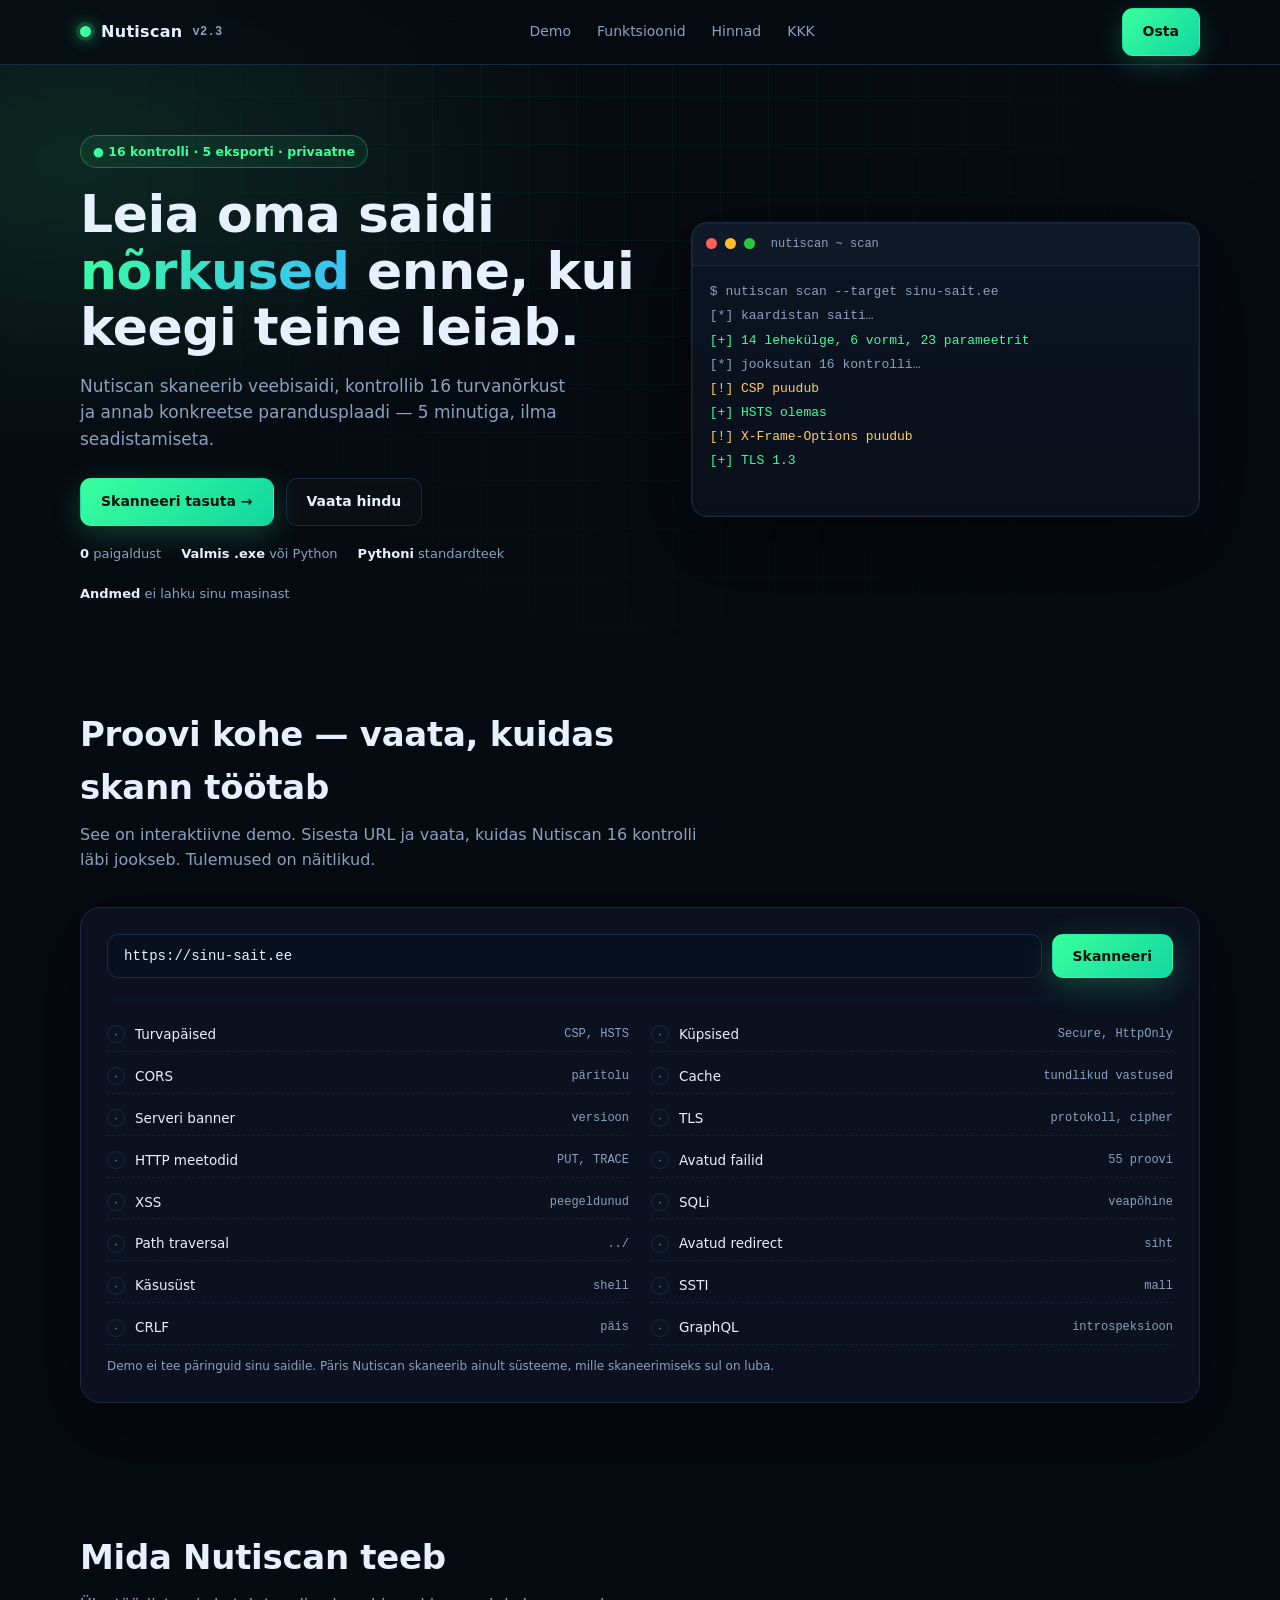
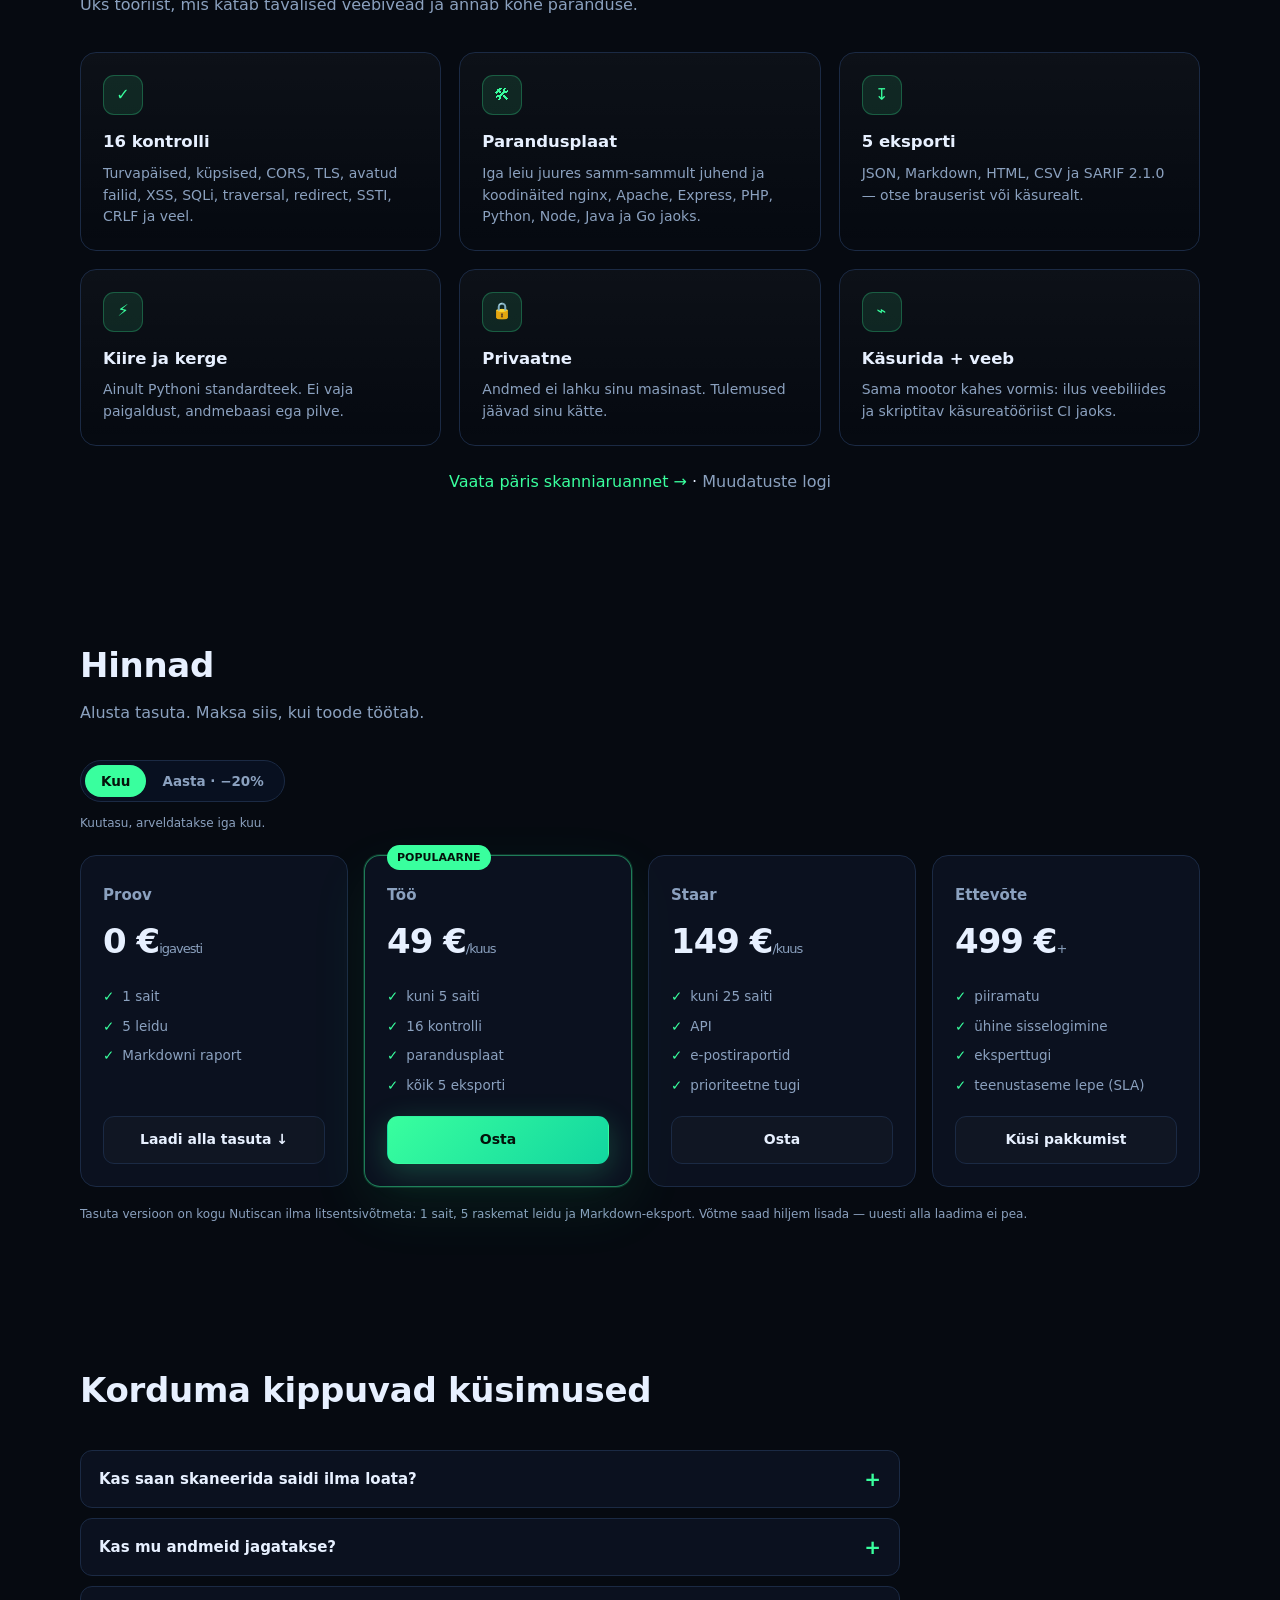
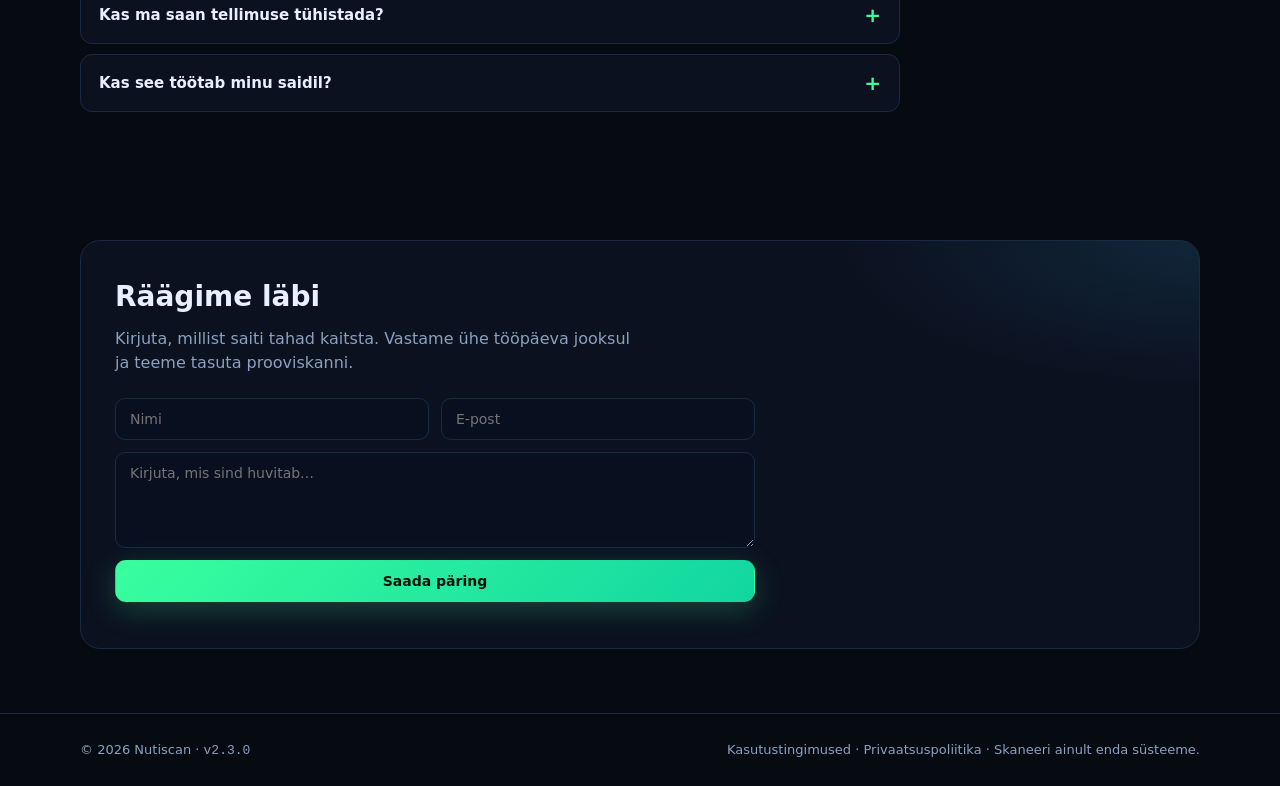
<file: docs/index.html>
<!DOCTYPE html>
<html lang="et">
<head>
<meta charset="utf-8" />
<meta name="viewport" content="width=device-width, initial-scale=1" />
<title>Nutiscan — leia oma saidi nõrkused enne teisi</title>
<meta name="description" content="Nutiscan skaneerib veebisaidi, kontrollib 16 turvanõrkust ja annab konkreetse parandusplaadi. Lihtne, kiire, privaatne." />
<style>
:root{
  --bg:#060a11;
  --panel:rgba(14,22,38,.72);
  --panel-solid:#0d1524;
  --line:#1b2a44;
  --text:#e7f0ff;
  --muted:#8ba1bf;
  --accent:#39ff9e;
  --accent2:#38bdf8;
  --warn:#ffcc66;
  --danger:#ff5d73;
  --radius:16px;
  --mono:ui-monospace,"Cascadia Code","SFMono-Regular",Consolas,monospace;
  --sans:ui-sans-serif,system-ui,-apple-system,"Segoe UI",Roboto,Arial,sans-serif;
}
*{box-sizing:border-box}
html{scroll-behavior:smooth}
body{
  margin:0;font-family:var(--sans);color:var(--text);line-height:1.55;
  background:
    radial-gradient(1100px 560px at 82% -8%,rgba(56,189,248,.20),transparent 62%),
    radial-gradient(900px 500px at 6% 4%,rgba(57,255,158,.12),transparent 60%),
    var(--bg);
  overflow-x:hidden;
}
body::before{
  content:"";position:fixed;inset:0;z-index:-1;pointer-events:none;
  background-image:linear-gradient(rgba(57,255,158,.05) 1px,transparent 1px),
                   linear-gradient(90deg,rgba(57,255,158,.05) 1px,transparent 1px);
  background-size:48px 48px;
  mask-image:radial-gradient(ellipse at 50% 0%,#000 0%,transparent 72%);
  -webkit-mask-image:radial-gradient(ellipse at 50% 0%,#000 0%,transparent 72%);
}
a{color:inherit;text-decoration:none}
.wrap{width:min(1120px,92vw);margin:0 auto}
.mono{font-family:var(--mono)}
.accent{color:var(--accent)}
.muted{color:var(--muted)}

/* nav */
nav{
  position:sticky;top:0;z-index:40;backdrop-filter:blur(14px);
  background:rgba(6,10,17,.72);border-bottom:1px solid var(--line);
}
nav .wrap{display:flex;align-items:center;justify-content:space-between;height:64px}
.logo{display:flex;align-items:center;gap:10px;font-weight:700;letter-spacing:.3px}
.logo .dot{width:11px;height:11px;border-radius:50%;background:var(--accent);
  box-shadow:0 0 0 4px rgba(57,255,158,.15),0 0 18px var(--accent);animation:pulse 2.4s infinite}
@keyframes pulse{0%,100%{opacity:1}50%{opacity:.35}}
.nav-links{display:flex;gap:26px;font-size:14px;color:var(--muted)}
.nav-links a:hover{color:var(--text)}
.nav-cta{font-size:14px}
@media(max-width:760px){.nav-links{display:none}}

/* buttons */
.btn{
  display:inline-flex;align-items:center;justify-content:center;gap:8px;
  padding:12px 20px;border-radius:11px;font-weight:650;font-size:14px;cursor:pointer;
  border:1px solid transparent;transition:transform .15s ease,box-shadow .2s ease,background .2s ease;
  font-family:inherit;
}
.btn:active{transform:translateY(1px)}
.btn-primary{background:linear-gradient(135deg,var(--accent),#12d6a0);color:#04120b;
  box-shadow:0 8px 30px rgba(57,255,158,.22)}
.btn-primary:hover{box-shadow:0 10px 40px rgba(57,255,158,.38);transform:translateY(-1px)}
.btn-ghost{border-color:var(--line);background:rgba(255,255,255,.02);color:var(--text)}
.btn-ghost:hover{border-color:#2f4a72;background:rgba(255,255,255,.05)}

/* hero */
.hero{padding:70px 0 40px;display:grid;grid-template-columns:1.05fr .95fr;gap:48px;align-items:center}
@media(max-width:900px){.hero{grid-template-columns:1fr;gap:34px;padding-top:44px}}
.kicker{display:inline-flex;align-items:center;gap:8px;font-size:12.5px;font-weight:600;
  color:var(--accent);border:1px solid rgba(57,255,158,.3);background:rgba(57,255,158,.07);
  padding:6px 12px;border-radius:999px;margin-bottom:18px}
h1{font-size:clamp(30px,4.4vw,52px);line-height:1.08;margin:0 0 18px;letter-spacing:-.5px}
h1 .grad{background:linear-gradient(120deg,var(--accent),var(--accent2));-webkit-background-clip:text;background-clip:text;color:transparent}
.lead{font-size:17px;color:var(--muted);max-width:46ch;margin:0 0 26px}
.hero-actions{display:flex;gap:12px;flex-wrap:wrap;margin-bottom:18px}
.trust{display:flex;gap:20px;flex-wrap:wrap;font-size:13px;color:var(--muted)}
.trust b{color:var(--text)}

/* terminal */
.term{
  border:1px solid var(--line);border-radius:var(--radius);overflow:hidden;
  background:linear-gradient(180deg,#0b1424,#0a1019);
  box-shadow:0 30px 80px rgba(0,0,0,.55),0 0 0 1px rgba(57,255,158,.05) inset;
}
.term-bar{display:flex;align-items:center;gap:8px;padding:12px 14px;border-bottom:1px solid var(--line);background:rgba(255,255,255,.02)}
.term-bar i{width:11px;height:11px;border-radius:50%;display:block}
.term-bar i:nth-child(1){background:#ff5f57}.term-bar i:nth-child(2){background:#febc2e}.term-bar i:nth-child(3){background:#28c840}
.term-bar span{margin-left:8px;font-size:12px;color:var(--muted);font-family:var(--mono)}
.term-body{padding:16px 18px;font-family:var(--mono);font-size:13px;min-height:250px}
.term-line{white-space:pre-wrap;margin:0 0 4px;opacity:0;transform:translateY(4px);animation:in .3s forwards}
@keyframes in{to{opacity:1;transform:none}}
.term-line .ok{color:var(--accent)}
.term-line .warn{color:var(--warn)}
.term-line .dim{color:var(--muted)}
.cursor{display:inline-block;width:8px;height:14px;background:var(--accent);vertical-align:-2px;animation:blink 1s steps(2) infinite}
@keyframes blink{50%{opacity:0}}

/* sections */
section{padding:64px 0}
.sec-head{max-width:640px;margin-bottom:34px}
.sec-head h2{font-size:clamp(24px,3vw,34px);margin:0 0 10px;letter-spacing:-.3px}
.sec-head p{color:var(--muted);margin:0}

/* demo */
.demo{
  border:1px solid var(--line);border-radius:20px;background:var(--panel);
  backdrop-filter:blur(10px);padding:26px;
  box-shadow:0 24px 70px rgba(0,0,0,.45);
}
.demo-top{display:flex;gap:10px;flex-wrap:wrap;margin-bottom:18px}
.demo-top input{
  flex:1;min-width:220px;padding:13px 16px;border-radius:11px;border:1px solid var(--line);
  background:#081020;color:var(--text);font-family:var(--mono);font-size:14px;outline:none;
}
.demo-top input:focus{border-color:rgba(57,255,158,.5);box-shadow:0 0 0 3px rgba(57,255,158,.12)}
.progress{height:6px;border-radius:99px;background:#0a1322;overflow:hidden;margin:6px 0 16px}
.progress i{display:block;height:100%;width:0;background:linear-gradient(90deg,var(--accent),var(--accent2));transition:width .25s ease}
.checks{display:grid;grid-template-columns:1fr 1fr;gap:8px 22px}
@media(max-width:640px){.checks{grid-template-columns:1fr}}
.check{display:flex;align-items:center;gap:10px;font-size:13.5px;padding:6px 0;border-bottom:1px dashed rgba(27,42,68,.7)}
.check .st{width:18px;height:18px;border-radius:50%;flex:0 0 18px;display:grid;place-items:center;
  font-size:11px;border:1px solid var(--line);color:var(--muted);background:#0a1322}
.check.done .st{background:rgba(57,255,158,.14);border-color:rgba(57,255,158,.5);color:var(--accent)}
.check.warn .st{background:rgba(255,204,102,.14);border-color:rgba(255,204,102,.5);color:var(--warn)}
.check .nm{color:var(--text)}
.check .ds{color:var(--muted);font-size:12px;margin-left:auto;font-family:var(--mono)}
.summary{margin-top:18px;padding:16px;border-radius:12px;border:1px solid var(--line);
  background:#081020;display:none;gap:18px;align-items:center;flex-wrap:wrap}
.summary.show{display:flex}
.score{font-family:var(--mono);font-size:30px;font-weight:700}
.note{font-size:12px;color:var(--muted);margin-top:12px}

/* features */
.grid3{display:grid;grid-template-columns:repeat(3,1fr);gap:18px}
@media(max-width:860px){.grid3{grid-template-columns:1fr}}
.card{
  border:1px solid var(--line);border-radius:var(--radius);padding:22px;
  background:linear-gradient(180deg,rgba(255,255,255,.03),rgba(255,255,255,0));
  transition:transform .18s ease,border-color .18s ease;
}
.card:hover{transform:translateY(-3px);border-color:#2c486f}
.card .ic{width:40px;height:40px;border-radius:11px;display:grid;place-items:center;
  background:rgba(57,255,158,.10);border:1px solid rgba(57,255,158,.25);color:var(--accent);margin-bottom:14px}
.card h3{margin:0 0 8px;font-size:16.5px}
.card p{margin:0;color:var(--muted);font-size:14px}

/* pricing */
.toggle{display:inline-flex;border:1px solid var(--line);border-radius:999px;padding:4px;background:#081020;margin-bottom:28px}
.toggle button{border:0;background:transparent;color:var(--muted);font-family:inherit;font-size:13.5px;
  font-weight:600;padding:8px 16px;border-radius:999px;cursor:pointer;transition:.2s}
.toggle button.on{background:var(--accent);color:#04120b}
.prices{display:grid;grid-template-columns:repeat(4,1fr);gap:16px}
@media(max-width:980px){.prices{grid-template-columns:repeat(2,1fr)}}
@media(max-width:560px){.prices{grid-template-columns:1fr}}
.price{border:1px solid var(--line);border-radius:var(--radius);padding:22px;background:var(--panel);
  display:flex;flex-direction:column;position:relative}
.price.pop{border-color:rgba(57,255,158,.45);box-shadow:0 0 0 1px rgba(57,255,158,.15),0 20px 60px rgba(57,255,158,.08)}
.badge{position:absolute;top:-11px;left:22px;font-size:11px;font-weight:700;color:#04120b;
  background:var(--accent);padding:4px 10px;border-radius:999px}
.price h3{margin:6px 0 2px;font-size:15px;color:var(--muted);font-weight:600}
.amount{font-size:34px;font-weight:800;letter-spacing:-1px;margin:6px 0 2px}
.amount small{font-size:13px;font-weight:500;color:var(--muted)}
.price ul{list-style:none;padding:0;margin:16px 0 20px;display:grid;gap:9px;font-size:13.5px;color:var(--muted)}
.price ul li::before{content:"✓";color:var(--accent);margin-right:8px;font-weight:700}
.price .btn{margin-top:auto;width:100%}

/* faq */
.faq{display:grid;gap:10px;max-width:820px}
.q{border:1px solid var(--line);border-radius:12px;background:var(--panel);overflow:hidden}
.q button{width:100%;text-align:left;background:transparent;border:0;color:var(--text);
  font-family:inherit;font-size:15px;font-weight:600;padding:16px 18px;cursor:pointer;
  display:flex;justify-content:space-between;align-items:center;gap:14px}
.q .a{max-height:0;overflow:hidden;transition:max-height .3s ease;color:var(--muted);font-size:14px}
.q .a p{margin:0;padding:0 18px 16px}
.q.open .a{max-height:220px}
.q .sign{color:var(--accent);font-size:20px;transition:transform .25s}
.q.open .sign{transform:rotate(45deg)}

/* contact */
.contact{border:1px solid var(--line);border-radius:20px;padding:34px;background:
  radial-gradient(600px 240px at 100% 0%,rgba(56,189,248,.12),transparent 60%),var(--panel)}
.contact h2{margin:0 0 8px;font-size:28px}
.contact p{color:var(--muted);margin:0 0 22px;max-width:52ch}
.form{display:grid;grid-template-columns:1fr 1fr;gap:12px;max-width:640px}
@media(max-width:640px){.form{grid-template-columns:1fr}}
.form input,.form textarea{width:100%;padding:12px 14px;border-radius:10px;border:1px solid var(--line);
  background:#081020;color:var(--text);font-family:inherit;font-size:14px;outline:none}
.form input:focus,.form textarea:focus{border-color:rgba(57,255,158,.5)}
.form textarea{grid-column:1/-1;min-height:96px;resize:vertical}
.form .full{grid-column:1/-1}

/* footer */
footer{border-top:1px solid var(--line);padding:26px 0;color:var(--muted);font-size:13px}
footer .wrap{display:flex;justify-content:space-between;gap:14px;flex-wrap:wrap}
footer a:hover{color:var(--accent)}
</style>
</head>
<body>

<nav>
  <div class="wrap">
    <a class="logo" href="#top"><span class="dot"></span>Nutiscan<span class="mono muted" style="font-size:12px">v2.3</span></a>
    <div class="nav-links">
      <a href="#demo">Demo</a>
      <a href="#features">Funktsioonid</a>
      <a href="#pricing">Hinnad</a>
      <a href="#faq">KKK</a>
    </div>
    <a class="btn btn-primary nav-cta" href="#pricing">Osta</a>
  </div>
</nav>

<header class="wrap hero" id="top">
  <div>
    <div class="kicker">● 16 kontrolli · 5 eksporti · privaatne</div>
    <h1>Leia oma saidi <span class="grad">nõrkused</span> enne, kui keegi teine leiab.</h1>
    <p class="lead">Nutiscan skaneerib veebisaidi, kontrollib 16 turvanõrkust ja annab konkreetse parandusplaadi — 5 minutiga, ilma seadistamiseta.</p>
    <div class="hero-actions">
      <a class="btn btn-primary" href="#demo">Skanneeri tasuta →</a>
      <a class="btn btn-ghost" href="#pricing">Vaata hindu</a>
    </div>
    <div class="trust">
      <span><b>0</b> paigaldust</span>
      <span><b>Valmis .exe</b> või Python</span>
      <span><b>Pythoni</b> standardteek</span>
      <span><b>Andmed</b> ei lahku sinu masinast</span>
    </div>
  </div>

  <div class="term" aria-hidden="true">
    <div class="term-bar"><i></i><i></i><i></i><span>nutiscan ~ scan</span></div>
    <div class="term-body" id="term"></div>
  </div>
</header>

<section id="demo">
  <div class="wrap">
    <div class="sec-head">
      <h2>Proovi kohe — vaata, kuidas skann töötab</h2>
      <p>See on interaktiivne demo. Sisesta URL ja vaata, kuidas Nutiscan 16 kontrolli läbi jookseb. Tulemused on näitlikud.</p>
    </div>
    <div class="demo">
      <div class="demo-top">
        <input id="target" type="url" value="https://sinu-sait.ee" placeholder="https://sinu-sait.ee" spellcheck="false" />
        <button class="btn btn-primary" id="scanBtn">Skanneeri</button>
      </div>
      <div class="progress"><i id="bar"></i></div>
      <div class="checks" id="checks"></div>
      <div class="summary" id="summary">
        <div>
          <div class="mono muted" style="font-size:12px">RISKISKOOR</div>
          <div class="score" id="score">—</div>
        </div>
        <div style="flex:1;min-width:200px">
          <div id="sumText" style="font-size:14px"></div>
          <div class="muted" style="font-size:12px;margin-top:4px">Näidisandmed · päris skann annab täpse tulemuse</div>
        </div>
        <a class="btn btn-ghost" href="#pricing">Vaata parandusi</a>
      </div>
      <div class="note">Demo ei tee päringuid sinu saidile. Päris Nutiscan skaneerib ainult süsteeme, mille skaneerimiseks sul on luba.</div>
    </div>
  </div>
</section>

<section id="features">
  <div class="wrap">
    <div class="sec-head">
      <h2>Mida Nutiscan teeb</h2>
      <p>Üks tööriist, mis katab tavalised veebivead ja annab kohe paranduse.</p>
    </div>
    <div class="grid3">
      <div class="card">
        <div class="ic">✓</div>
        <h3>16 kontrolli</h3>
        <p>Turvapäised, küpsised, CORS, TLS, avatud failid, XSS, SQLi, traversal, redirect, SSTI, CRLF ja veel.</p>
      </div>
      <div class="card">
        <div class="ic">🛠</div>
        <h3>Parandusplaat</h3>
        <p>Iga leiu juures samm-sammult juhend ja koodinäited nginx, Apache, Express, PHP, Python, Node, Java ja Go jaoks.</p>
      </div>
      <div class="card">
        <div class="ic">↧</div>
        <h3>5 eksporti</h3>
        <p>JSON, Markdown, HTML, CSV ja SARIF 2.1.0 — otse brauserist või käsurealt.</p>
      </div>
      <div class="card">
        <div class="ic">⚡</div>
        <h3>Kiire ja kerge</h3>
        <p>Ainult Pythoni standardteek. Ei vaja paigaldust, andmebaasi ega pilve.</p>
      </div>
      <div class="card">
        <div class="ic">🔒</div>
        <h3>Privaatne</h3>
        <p>Andmed ei lahku sinu masinast. Tulemused jäävad sinu kätte.</p>
      </div>
      <div class="card">
        <div class="ic">⌁</div>
        <h3>Käsurida + veeb</h3>
        <p>Sama mootor kahes vormis: ilus veebiliides ja skriptitav käsureatööriist CI jaoks.</p>
      </div>
    </div>
    <p style="margin-top:24px;text-align:center"><a href="sample-report.html" style="color:var(--accent)">Vaata päris skanniaruannet →</a> · <a href="CHANGELOG.md" style="color:var(--muted)">Muudatuste logi</a></p>
  </div>
</section>

<section id="pricing">
  <div class="wrap">
    <div class="sec-head">
      <h2>Hinnad</h2>
      <p>Alusta tasuta. Maksa siis, kui toode töötab.</p>
    </div>
    <div class="toggle" role="tablist">
      <button id="mBtn" class="on" data-cycle="m">Kuu</button>
      <button id="yBtn" data-cycle="y">Aasta · −20%</button>
    </div>
    <div class="note" id="cycleNote" style="margin:-16px 0 22px">Kuutasu, arveldatakse iga kuu.</div>
    <div class="prices">
      <div class="price">
        <h3>Proov</h3>
        <div class="amount">0 €<small>igavesti</small></div>
        <ul><li>1 sait</li><li>5 leidu</li><li>Markdowni raport</li></ul>
        <a class="btn btn-ghost" href="downloads/Nutiscan-v2.3.1-free.zip" download>Laadi alla tasuta ↓</a>
      </div>
      <div class="price pop">
        <div class="badge">POPULAARNE</div>
        <h3>Töö</h3>
        <div class="amount"><span data-m="49" data-y="39">49</span> €<small>/kuus</small></div>
        <ul><li>kuni 5 saiti</li><li>16 kontrolli</li><li>parandusplaat</li><li>kõik 5 eksporti</li></ul>
        <a class="btn btn-primary" href="#contact" data-plan="Töö · 49 €/kuus" data-stripe="too">Osta</a>
      </div>
      <div class="price">
        <h3>Staar</h3>
        <div class="amount"><span data-m="149" data-y="119">149</span> €<small>/kuus</small></div>
        <ul><li>kuni 25 saiti</li><li>API</li><li>e-postiraportid</li><li>prioriteetne tugi</li></ul>
        <a class="btn btn-ghost" href="#contact" data-plan="Staar · 149 €/kuus" data-stripe="staar">Osta</a>
      </div>
      <div class="price">
        <h3>Ettevõte</h3>
        <div class="amount">499 €<small>+</small></div>
        <ul><li>piiramatu</li><li>ühine sisselogimine</li><li>eksperttugi</li><li>teenustaseme lepe (SLA)</li></ul>
        <a class="btn btn-ghost" href="#contact" data-plan="Ettevõte · 499 €+">Küsi pakkumist</a>
      </div>
    </div>
    <p class="note" style="margin-top:18px">Tasuta versioon on kogu Nutiscan ilma litsentsivõtmeta: 1 sait, 5 raskemat leidu ja Markdown-eksport. Võtme saad hiljem lisada — uuesti alla laadima ei pea.</p>
  </div>
</section>

<section id="faq">
  <div class="wrap">
    <div class="sec-head"><h2>Korduma kippuvad küsimused</h2></div>
    <div class="faq">
      <div class="q"><button>Kas saan skaneerida saidi ilma loata?<span class="sign">+</span></button>
        <div class="a"><p>Ei. Nutiscan nõuab, et oled saidi omanik või sul on selleks luba. Skanner on mõeldud enda süsteemide kontrollimiseks.</p></div></div>
      <div class="q"><button>Kas mu andmeid jagatakse?<span class="sign">+</span></button>
        <div class="a"><p>Ei. Skaneeritakse saidi avatud pinda ja tulemused jäävad sinu masinasse. Nutiscan ei saada andmeid kuhugi.</p></div></div>
      <div class="q"><button>Kas ma saan tellimuse tühistada?<span class="sign">+</span></button>
        <div class="a"><p>Jah, iga kell ja ilma küsimusteta. Tühistad tellimuse ja juurdepääs lõpeb järgmise arveldusperioodi lõpus.</p></div></div>
      <div class="q"><button>Kas see töötab minu saidil?<span class="sign">+</span></button>
        <div class="a"><p>Nutiscan töötab iga HTTP/HTTPS saidiga. Kui sait renderdatakse JavaScriptiga, arvesta crawleri piiranguga ja lisa URL-id käsitsi.</p></div></div>
    </div>
  </div>
</section>

<section id="contact">
  <div class="wrap">
    <div class="contact">
      <h2>Räägime läbi</h2>
      <p>Kirjuta, millist saiti tahad kaitsta. Vastame ühe tööpäeva jooksul ja teeme tasuta prooviskanni.</p>
      <form class="form" id="contactForm">
        <input name="name" placeholder="Nimi" required />
        <input name="email" type="email" placeholder="E-post" required />
        <input type="hidden" name="plan" id="planField" value="" />
        <textarea name="msg" placeholder="Kirjuta, mis sind huvitab…" required></textarea>
        <button class="btn btn-primary full" type="submit">Saada päring</button>
      </form>
      <div class="note" id="planNote"></div>
      <div class="note" id="formNote"></div>
    </div>
  </div>
</section>

<footer>
  <div class="wrap">
    <span>© 2026 Nutiscan · <span class="mono">v2.3.0</span></span>
    <span><a href="terms.html">Kasutustingimused</a> · <a href="privacy.html">Privaatsuspoliitika</a> · Skaneeri ainult enda süsteeme.</span>
  </div>
</footer>

<script>
(function(){
  "use strict";

  /* ---------- hero terminal typing ---------- */
  var term = document.getElementById("term");
  var lines = [
    ["$ nutiscan scan --target sinu-sait.ee", "dim"],
    ["[*] kaardistan saiti…", "dim"],
    ["[+] 14 lehekülge, 6 vormi, 23 parameetrit", "ok"],
    ["[*] jooksutan 16 kontrolli…", "dim"],
    ["[!] CSP puudub", "warn"],
    ["[+] HSTS olemas", "ok"],
    ["[!] X-Frame-Options puudub", "warn"],
    ["[+] TLS 1.3", "ok"],
    ["[=] riskiskoor 72/100 · 3 leidu", "ok"],
    ["$ _", "dim"]
  ];
  var li = 0;
  function typeLine(){
    if (li >= lines.length) { return; }
    var p = document.createElement("p");
    p.className = "term-line";
    var span = document.createElement("span");
    span.className = lines[li][1];
    span.textContent = lines[li][0];
    p.appendChild(span);
    term.appendChild(p);
    li++;
    setTimeout(typeLine, li < 3 ? 420 : 260);
  }
  typeLine();

  /* ---------- demo scan ---------- */
  var CHECKS = [
    ["Turvapäised","CSP, HSTS"],
    ["Küpsised","Secure, HttpOnly"],
    ["CORS","päritolu"],
    ["Cache","tundlikud vastused"],
    ["Serveri banner","versioon"],
    ["TLS","protokoll, cipher"],
    ["HTTP meetodid","PUT, TRACE"],
    ["Avatud failid","55 proovi"],
    ["XSS","peegeldunud"],
    ["SQLi","veapõhine"],
    ["Path traversal","../"],
    ["Avatud redirect","siht"],
    ["Käsusüst","shell"],
    ["SSTI","mall"],
    ["CRLF","päis"],
    ["GraphQL","introspeksioon"]
  ];
  var checksEl = document.getElementById("checks");
  var bar = document.getElementById("bar");
  var scanBtn = document.getElementById("scanBtn");
  var summary = document.getElementById("summary");
  var scoreEl = document.getElementById("score");
  var sumText = document.getElementById("sumText");
  var targetEl = document.getElementById("target");

  CHECKS.forEach(function(c){
    var d = document.createElement("div");
    d.className = "check";
    d.innerHTML = '<span class="st">·</span><span class="nm">'+c[0]+'</span><span class="ds">'+c[1]+'</span>';
    checksEl.appendChild(d);
  });
  var rows = checksEl.children;

  var running = false;
  function runScan(){
    if (running) return;
    var t = targetEl.value.trim();
    if (!t){ targetEl.focus(); return; }
    running = true;
    scanBtn.disabled = true;
    scanBtn.textContent = "Skaneerin…";
    summary.classList.remove("show");
    bar.style.width = "0%";
    for (var i=0;i<rows.length;i++){
      rows[i].className = "check";
      rows[i].querySelector(".st").textContent = "·";
    }
    var i = 0, warns = 0;
    function step(){
      if (i >= CHECKS.length){
        var score = Math.max(35, 100 - warns*9);
        scoreEl.textContent = score + "/100";
        scoreEl.style.color = warns > 3 ? "var(--danger)" : warns > 1 ? "var(--warn)" : "var(--accent)";
        sumText.innerHTML = "<b>" + warns + " leidu</b> " + CHECKS.length + " kontrollist. " +
          (warns ? "Vaata parandusplaati." : "Puhas tulemus — hoia silm peal.");
        summary.classList.add("show");
        scanBtn.disabled = false;
        scanBtn.textContent = "Skanneeri uuesti";
        running = false;
        return;
      }
      var row = rows[i];
      var warn = (i % 4 === 1) || (i % 7 === 3);
      if (warn) warns++;
      row.className = "check " + (warn ? "warn" : "done");
      row.querySelector(".st").textContent = warn ? "!" : "✓";
      bar.style.width = Math.round(((i+1)/CHECKS.length)*100) + "%";
      i++;
      setTimeout(step, 110);
    }
    step();
  }
  scanBtn.addEventListener("click", runScan);
  targetEl.addEventListener("keydown", function(e){ if (e.key === "Enter") runScan(); });

  /* ---------- pricing toggle ---------- */
  var mBtn = document.getElementById("mBtn");
  var yBtn = document.getElementById("yBtn");
  var cycleNote = document.getElementById("cycleNote");
  var currentCycle = "m";
  function setCycle(cycle){
    currentCycle = cycle;
    mBtn.classList.toggle("on", cycle === "m");
    yBtn.classList.toggle("on", cycle === "y");
    document.querySelectorAll("[data-m]").forEach(function(el){
      el.textContent = cycle === "m" ? el.getAttribute("data-m") : el.getAttribute("data-y");
    });
    cycleNote.textContent = cycle === "m"
      ? "Kuutasu, arveldatakse iga kuu."
      : "Kuutasu aastapaketis (−20%), arveldatakse korraga 12 kuu eest.";
  }
  mBtn.addEventListener("click", function(){ setCycle("m"); });
  yBtn.addEventListener("click", function(){ setCycle("y"); });

  /* ---------- faq ---------- */
  document.querySelectorAll(".q button").forEach(function(btn){
    btn.addEventListener("click", function(){
      var q = btn.parentElement;
      var open = q.classList.contains("open");
      document.querySelectorAll(".q.open").forEach(function(x){ x.classList.remove("open"); });
      if (!open) q.classList.add("open");
    });
  });

  /* ---------- plan selection -> Stripe checkout or contact form ---------- */
  /* Stripe Payment Link per plan and billing cycle.
     Fill after creating links in Stripe Dashboard (see STRIPE.md). */
  var STRIPE_LINKS = {
    too:   { m: "https://buy.stripe.com/test_aFa6oA5N5el2dZ45CNbQY00", y: "https://buy.stripe.com/test_4gM00cb7p3GoaMSc1bbQY01" },
    staar: { m: "https://buy.stripe.com/test_00w28kb7p0uc08e9T3bQY02", y: "https://buy.stripe.com/test_00w28kb7pa4M5sy9T3bQY03" }
  };

  var planField = document.getElementById("planField");
  var planNote = document.getElementById("planNote");
  document.querySelectorAll("[data-plan]").forEach(function(a){
    a.addEventListener("click", function(){
      var key = a.getAttribute("data-stripe");
      var link = key ? (STRIPE_LINKS[key] || {})[currentCycle] : "";
      if (link) {
        planField.value = a.getAttribute("data-plan");
        planNote.textContent = "Avan Stripe'i turvalise kassa…";
        planNote.style.color = "var(--accent)";
        window.open(link, "_blank", "noopener");
        return;
      }
      planField.value = a.getAttribute("data-plan");
      planNote.textContent = "Valitud pakett: " + planField.value;
      planNote.style.color = "var(--accent)";
    });
  });

  /* ---------- contact form (mailto, no backend) ---------- */
  var form = document.getElementById("contactForm");
  var note = document.getElementById("formNote");
  form.addEventListener("submit", function(e){
    e.preventDefault();
    var f = new FormData(form);
    var plan = f.get("plan") || "ei valitud";
    var subject = encodeURIComponent("Nutiscan — tellimus: " + plan + " (" + (f.get("name") || "") + ")");
    var body = encodeURIComponent(
      "Pakett: " + plan + "\n" +
      "Nimi: " + (f.get("name") || "") + "\n" +
      "E-post: " + (f.get("email") || "") + "\n\n" +
      (f.get("msg") || "")
    );
    window.location.href = "mailto:hello@nutiscan.ee?subject=" + subject + "&body=" + body;
    note.textContent = "Avan e-posti kliendi. Kui see ei avane, kirjuta: hello@nutiscan.ee";
  });
})();
</script>
</body>
</html>
</file>
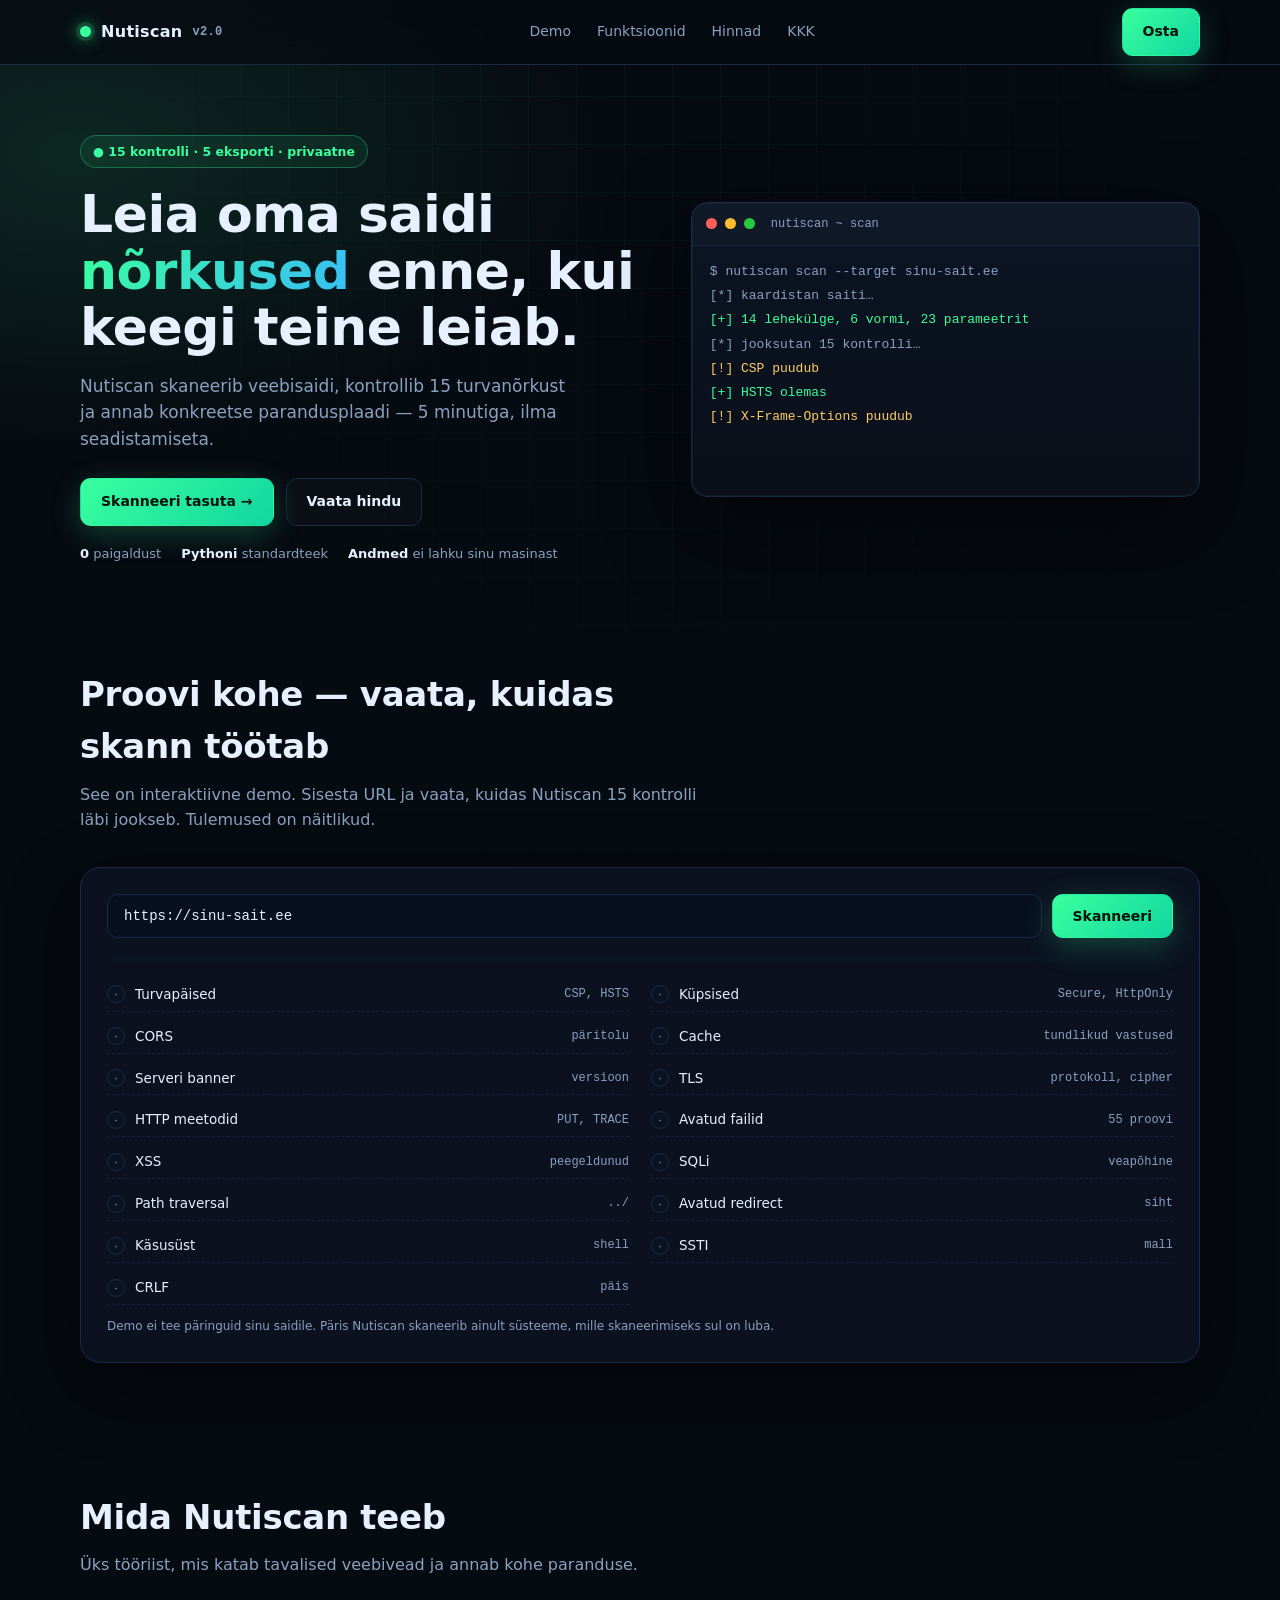
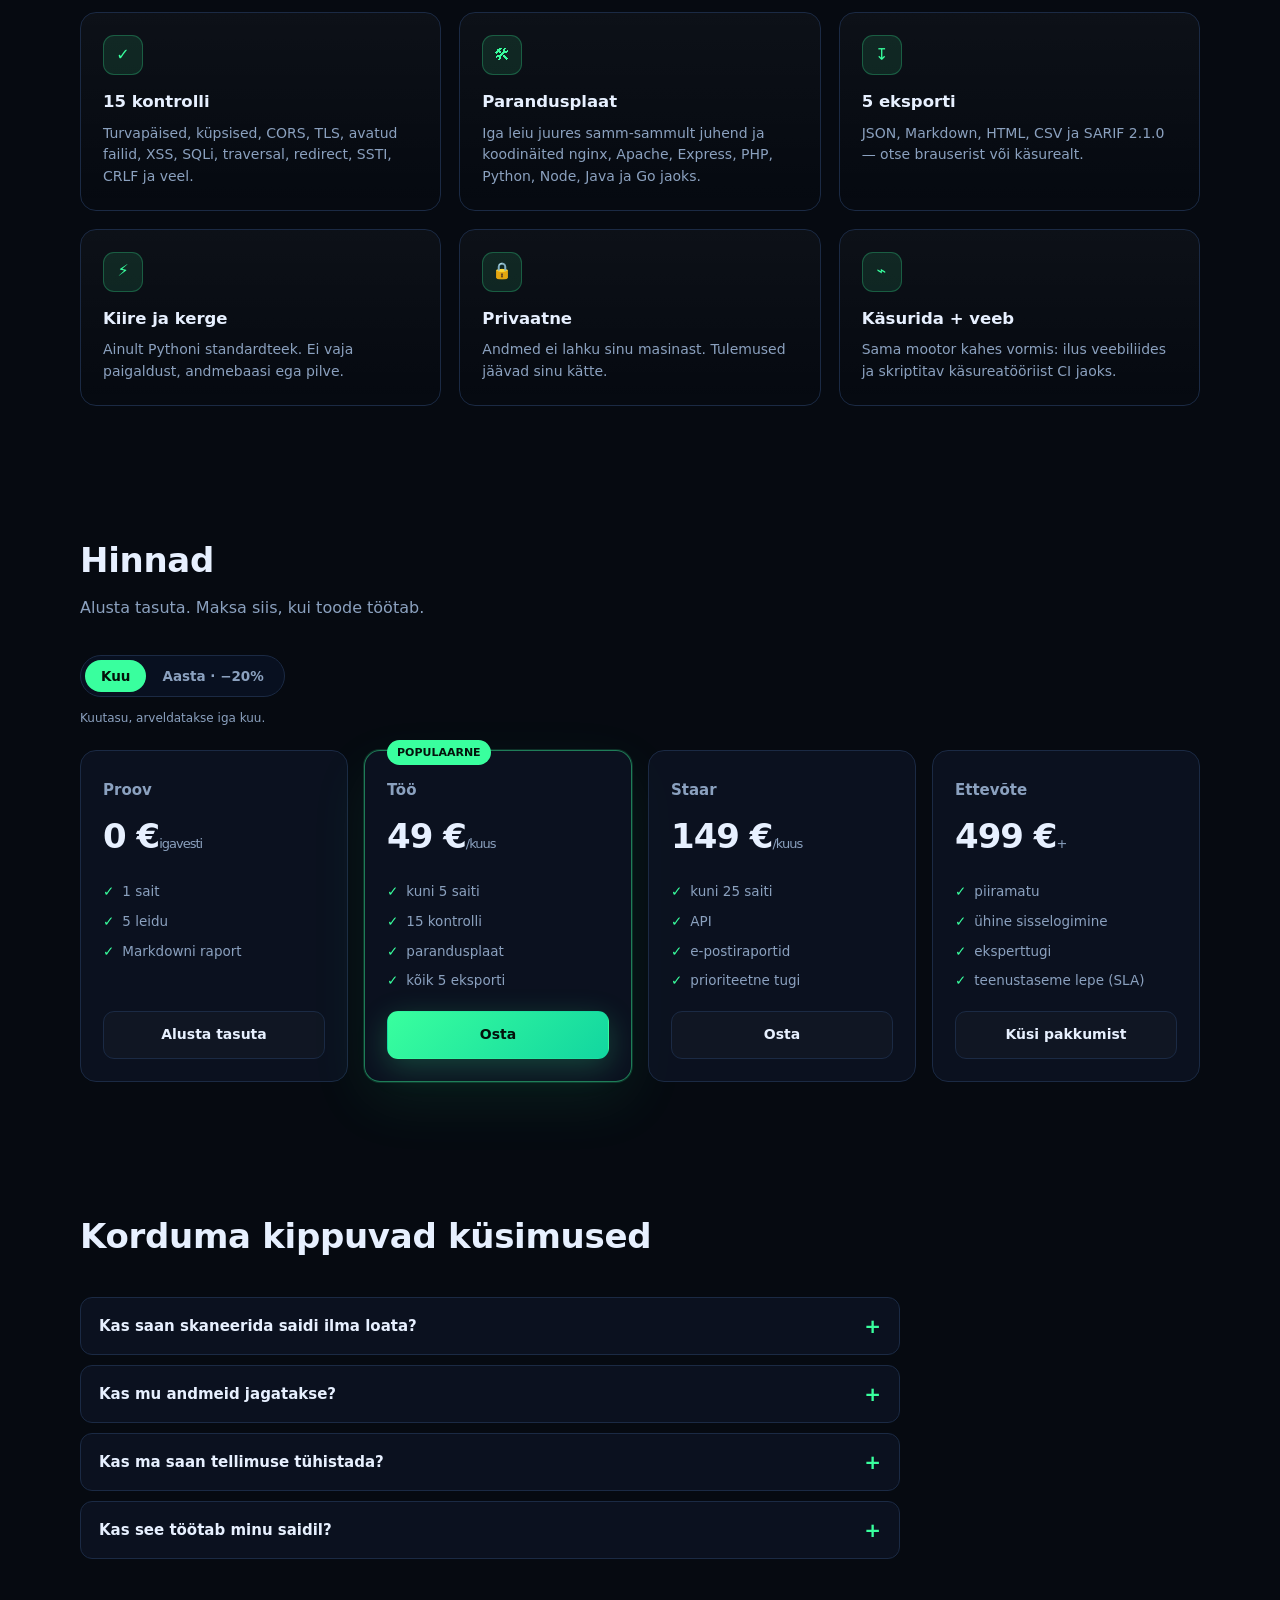
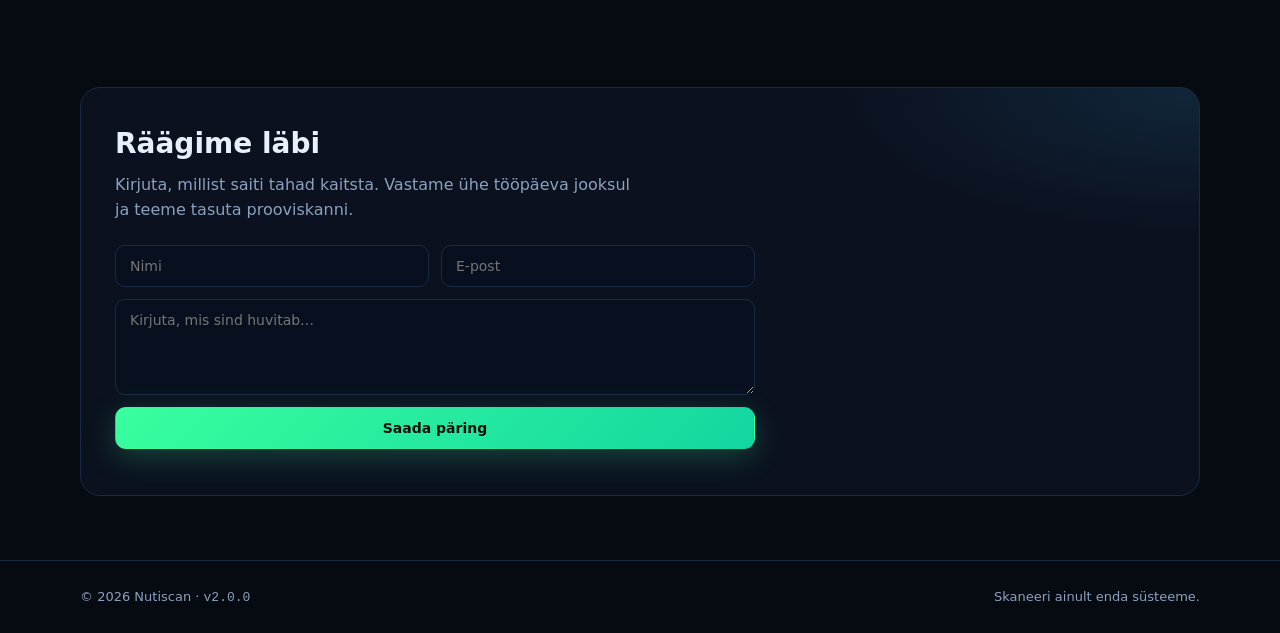
<file: site/index.html>
<!DOCTYPE html>
<html lang="et">
<head>
<meta charset="utf-8" />
<meta name="viewport" content="width=device-width, initial-scale=1" />
<title>Nutiscan — leia oma saidi nõrkused enne teisi</title>
<meta name="description" content="Nutiscan skaneerib veebisaidi, kontrollib 15 turvanõrkust ja annab konkreetse parandusplaadi. Lihtne, kiire, privaatne." />
<style>
:root{
  --bg:#060a11;
  --panel:rgba(14,22,38,.72);
  --panel-solid:#0d1524;
  --line:#1b2a44;
  --text:#e7f0ff;
  --muted:#8ba1bf;
  --accent:#39ff9e;
  --accent2:#38bdf8;
  --warn:#ffcc66;
  --danger:#ff5d73;
  --radius:16px;
  --mono:ui-monospace,"Cascadia Code","SFMono-Regular",Consolas,monospace;
  --sans:ui-sans-serif,system-ui,-apple-system,"Segoe UI",Roboto,Arial,sans-serif;
}
*{box-sizing:border-box}
html{scroll-behavior:smooth}
body{
  margin:0;font-family:var(--sans);color:var(--text);line-height:1.55;
  background:
    radial-gradient(1100px 560px at 82% -8%,rgba(56,189,248,.20),transparent 62%),
    radial-gradient(900px 500px at 6% 4%,rgba(57,255,158,.12),transparent 60%),
    var(--bg);
  overflow-x:hidden;
}
body::before{
  content:"";position:fixed;inset:0;z-index:-1;pointer-events:none;
  background-image:linear-gradient(rgba(57,255,158,.05) 1px,transparent 1px),
                   linear-gradient(90deg,rgba(57,255,158,.05) 1px,transparent 1px);
  background-size:48px 48px;
  mask-image:radial-gradient(ellipse at 50% 0%,#000 0%,transparent 72%);
  -webkit-mask-image:radial-gradient(ellipse at 50% 0%,#000 0%,transparent 72%);
}
a{color:inherit;text-decoration:none}
.wrap{width:min(1120px,92vw);margin:0 auto}
.mono{font-family:var(--mono)}
.accent{color:var(--accent)}
.muted{color:var(--muted)}

/* nav */
nav{
  position:sticky;top:0;z-index:40;backdrop-filter:blur(14px);
  background:rgba(6,10,17,.72);border-bottom:1px solid var(--line);
}
nav .wrap{display:flex;align-items:center;justify-content:space-between;height:64px}
.logo{display:flex;align-items:center;gap:10px;font-weight:700;letter-spacing:.3px}
.logo .dot{width:11px;height:11px;border-radius:50%;background:var(--accent);
  box-shadow:0 0 0 4px rgba(57,255,158,.15),0 0 18px var(--accent);animation:pulse 2.4s infinite}
@keyframes pulse{0%,100%{opacity:1}50%{opacity:.35}}
.nav-links{display:flex;gap:26px;font-size:14px;color:var(--muted)}
.nav-links a:hover{color:var(--text)}
.nav-cta{font-size:14px}
@media(max-width:760px){.nav-links{display:none}}

/* buttons */
.btn{
  display:inline-flex;align-items:center;justify-content:center;gap:8px;
  padding:12px 20px;border-radius:11px;font-weight:650;font-size:14px;cursor:pointer;
  border:1px solid transparent;transition:transform .15s ease,box-shadow .2s ease,background .2s ease;
  font-family:inherit;
}
.btn:active{transform:translateY(1px)}
.btn-primary{background:linear-gradient(135deg,var(--accent),#12d6a0);color:#04120b;
  box-shadow:0 8px 30px rgba(57,255,158,.22)}
.btn-primary:hover{box-shadow:0 10px 40px rgba(57,255,158,.38);transform:translateY(-1px)}
.btn-ghost{border-color:var(--line);background:rgba(255,255,255,.02);color:var(--text)}
.btn-ghost:hover{border-color:#2f4a72;background:rgba(255,255,255,.05)}

/* hero */
.hero{padding:70px 0 40px;display:grid;grid-template-columns:1.05fr .95fr;gap:48px;align-items:center}
@media(max-width:900px){.hero{grid-template-columns:1fr;gap:34px;padding-top:44px}}
.kicker{display:inline-flex;align-items:center;gap:8px;font-size:12.5px;font-weight:600;
  color:var(--accent);border:1px solid rgba(57,255,158,.3);background:rgba(57,255,158,.07);
  padding:6px 12px;border-radius:999px;margin-bottom:18px}
h1{font-size:clamp(30px,4.4vw,52px);line-height:1.08;margin:0 0 18px;letter-spacing:-.5px}
h1 .grad{background:linear-gradient(120deg,var(--accent),var(--accent2));-webkit-background-clip:text;background-clip:text;color:transparent}
.lead{font-size:17px;color:var(--muted);max-width:46ch;margin:0 0 26px}
.hero-actions{display:flex;gap:12px;flex-wrap:wrap;margin-bottom:18px}
.trust{display:flex;gap:20px;flex-wrap:wrap;font-size:13px;color:var(--muted)}
.trust b{color:var(--text)}

/* terminal */
.term{
  border:1px solid var(--line);border-radius:var(--radius);overflow:hidden;
  background:linear-gradient(180deg,#0b1424,#0a1019);
  box-shadow:0 30px 80px rgba(0,0,0,.55),0 0 0 1px rgba(57,255,158,.05) inset;
}
.term-bar{display:flex;align-items:center;gap:8px;padding:12px 14px;border-bottom:1px solid var(--line);background:rgba(255,255,255,.02)}
.term-bar i{width:11px;height:11px;border-radius:50%;display:block}
.term-bar i:nth-child(1){background:#ff5f57}.term-bar i:nth-child(2){background:#febc2e}.term-bar i:nth-child(3){background:#28c840}
.term-bar span{margin-left:8px;font-size:12px;color:var(--muted);font-family:var(--mono)}
.term-body{padding:16px 18px;font-family:var(--mono);font-size:13px;min-height:250px}
.term-line{white-space:pre-wrap;margin:0 0 4px;opacity:0;transform:translateY(4px);animation:in .3s forwards}
@keyframes in{to{opacity:1;transform:none}}
.term-line .ok{color:var(--accent)}
.term-line .warn{color:var(--warn)}
.term-line .dim{color:var(--muted)}
.cursor{display:inline-block;width:8px;height:14px;background:var(--accent);vertical-align:-2px;animation:blink 1s steps(2) infinite}
@keyframes blink{50%{opacity:0}}

/* sections */
section{padding:64px 0}
.sec-head{max-width:640px;margin-bottom:34px}
.sec-head h2{font-size:clamp(24px,3vw,34px);margin:0 0 10px;letter-spacing:-.3px}
.sec-head p{color:var(--muted);margin:0}

/* demo */
.demo{
  border:1px solid var(--line);border-radius:20px;background:var(--panel);
  backdrop-filter:blur(10px);padding:26px;
  box-shadow:0 24px 70px rgba(0,0,0,.45);
}
.demo-top{display:flex;gap:10px;flex-wrap:wrap;margin-bottom:18px}
.demo-top input{
  flex:1;min-width:220px;padding:13px 16px;border-radius:11px;border:1px solid var(--line);
  background:#081020;color:var(--text);font-family:var(--mono);font-size:14px;outline:none;
}
.demo-top input:focus{border-color:rgba(57,255,158,.5);box-shadow:0 0 0 3px rgba(57,255,158,.12)}
.progress{height:6px;border-radius:99px;background:#0a1322;overflow:hidden;margin:6px 0 16px}
.progress i{display:block;height:100%;width:0;background:linear-gradient(90deg,var(--accent),var(--accent2));transition:width .25s ease}
.checks{display:grid;grid-template-columns:1fr 1fr;gap:8px 22px}
@media(max-width:640px){.checks{grid-template-columns:1fr}}
.check{display:flex;align-items:center;gap:10px;font-size:13.5px;padding:6px 0;border-bottom:1px dashed rgba(27,42,68,.7)}
.check .st{width:18px;height:18px;border-radius:50%;flex:0 0 18px;display:grid;place-items:center;
  font-size:11px;border:1px solid var(--line);color:var(--muted);background:#0a1322}
.check.done .st{background:rgba(57,255,158,.14);border-color:rgba(57,255,158,.5);color:var(--accent)}
.check.warn .st{background:rgba(255,204,102,.14);border-color:rgba(255,204,102,.5);color:var(--warn)}
.check .nm{color:var(--text)}
.check .ds{color:var(--muted);font-size:12px;margin-left:auto;font-family:var(--mono)}
.summary{margin-top:18px;padding:16px;border-radius:12px;border:1px solid var(--line);
  background:#081020;display:none;gap:18px;align-items:center;flex-wrap:wrap}
.summary.show{display:flex}
.score{font-family:var(--mono);font-size:30px;font-weight:700}
.note{font-size:12px;color:var(--muted);margin-top:12px}

/* features */
.grid3{display:grid;grid-template-columns:repeat(3,1fr);gap:18px}
@media(max-width:860px){.grid3{grid-template-columns:1fr}}
.card{
  border:1px solid var(--line);border-radius:var(--radius);padding:22px;
  background:linear-gradient(180deg,rgba(255,255,255,.03),rgba(255,255,255,0));
  transition:transform .18s ease,border-color .18s ease;
}
.card:hover{transform:translateY(-3px);border-color:#2c486f}
.card .ic{width:40px;height:40px;border-radius:11px;display:grid;place-items:center;
  background:rgba(57,255,158,.10);border:1px solid rgba(57,255,158,.25);color:var(--accent);margin-bottom:14px}
.card h3{margin:0 0 8px;font-size:16.5px}
.card p{margin:0;color:var(--muted);font-size:14px}

/* pricing */
.toggle{display:inline-flex;border:1px solid var(--line);border-radius:999px;padding:4px;background:#081020;margin-bottom:28px}
.toggle button{border:0;background:transparent;color:var(--muted);font-family:inherit;font-size:13.5px;
  font-weight:600;padding:8px 16px;border-radius:999px;cursor:pointer;transition:.2s}
.toggle button.on{background:var(--accent);color:#04120b}
.prices{display:grid;grid-template-columns:repeat(4,1fr);gap:16px}
@media(max-width:980px){.prices{grid-template-columns:repeat(2,1fr)}}
@media(max-width:560px){.prices{grid-template-columns:1fr}}
.price{border:1px solid var(--line);border-radius:var(--radius);padding:22px;background:var(--panel);
  display:flex;flex-direction:column;position:relative}
.price.pop{border-color:rgba(57,255,158,.45);box-shadow:0 0 0 1px rgba(57,255,158,.15),0 20px 60px rgba(57,255,158,.08)}
.badge{position:absolute;top:-11px;left:22px;font-size:11px;font-weight:700;color:#04120b;
  background:var(--accent);padding:4px 10px;border-radius:999px}
.price h3{margin:6px 0 2px;font-size:15px;color:var(--muted);font-weight:600}
.amount{font-size:34px;font-weight:800;letter-spacing:-1px;margin:6px 0 2px}
.amount small{font-size:13px;font-weight:500;color:var(--muted)}
.price ul{list-style:none;padding:0;margin:16px 0 20px;display:grid;gap:9px;font-size:13.5px;color:var(--muted)}
.price ul li::before{content:"✓";color:var(--accent);margin-right:8px;font-weight:700}
.price .btn{margin-top:auto;width:100%}

/* faq */
.faq{display:grid;gap:10px;max-width:820px}
.q{border:1px solid var(--line);border-radius:12px;background:var(--panel);overflow:hidden}
.q button{width:100%;text-align:left;background:transparent;border:0;color:var(--text);
  font-family:inherit;font-size:15px;font-weight:600;padding:16px 18px;cursor:pointer;
  display:flex;justify-content:space-between;align-items:center;gap:14px}
.q .a{max-height:0;overflow:hidden;transition:max-height .3s ease;color:var(--muted);font-size:14px}
.q .a p{margin:0;padding:0 18px 16px}
.q.open .a{max-height:220px}
.q .sign{color:var(--accent);font-size:20px;transition:transform .25s}
.q.open .sign{transform:rotate(45deg)}

/* contact */
.contact{border:1px solid var(--line);border-radius:20px;padding:34px;background:
  radial-gradient(600px 240px at 100% 0%,rgba(56,189,248,.12),transparent 60%),var(--panel)}
.contact h2{margin:0 0 8px;font-size:28px}
.contact p{color:var(--muted);margin:0 0 22px;max-width:52ch}
.form{display:grid;grid-template-columns:1fr 1fr;gap:12px;max-width:640px}
@media(max-width:640px){.form{grid-template-columns:1fr}}
.form input,.form textarea{width:100%;padding:12px 14px;border-radius:10px;border:1px solid var(--line);
  background:#081020;color:var(--text);font-family:inherit;font-size:14px;outline:none}
.form input:focus,.form textarea:focus{border-color:rgba(57,255,158,.5)}
.form textarea{grid-column:1/-1;min-height:96px;resize:vertical}
.form .full{grid-column:1/-1}

/* footer */
footer{border-top:1px solid var(--line);padding:26px 0;color:var(--muted);font-size:13px}
footer .wrap{display:flex;justify-content:space-between;gap:14px;flex-wrap:wrap}
</style>
</head>
<body>

<nav>
  <div class="wrap">
    <a class="logo" href="#top"><span class="dot"></span>Nutiscan<span class="mono muted" style="font-size:12px">v2.0</span></a>
    <div class="nav-links">
      <a href="#demo">Demo</a>
      <a href="#features">Funktsioonid</a>
      <a href="#pricing">Hinnad</a>
      <a href="#faq">KKK</a>
    </div>
    <a class="btn btn-primary nav-cta" href="#pricing">Osta</a>
  </div>
</nav>

<header class="wrap hero" id="top">
  <div>
    <div class="kicker">● 15 kontrolli · 5 eksporti · privaatne</div>
    <h1>Leia oma saidi <span class="grad">nõrkused</span> enne, kui keegi teine leiab.</h1>
    <p class="lead">Nutiscan skaneerib veebisaidi, kontrollib 15 turvanõrkust ja annab konkreetse parandusplaadi — 5 minutiga, ilma seadistamiseta.</p>
    <div class="hero-actions">
      <a class="btn btn-primary" href="#demo">Skanneeri tasuta →</a>
      <a class="btn btn-ghost" href="#pricing">Vaata hindu</a>
    </div>
    <div class="trust">
      <span><b>0</b> paigaldust</span>
      <span><b>Pythoni</b> standardteek</span>
      <span><b>Andmed</b> ei lahku sinu masinast</span>
    </div>
  </div>

  <div class="term" aria-hidden="true">
    <div class="term-bar"><i></i><i></i><i></i><span>nutiscan ~ scan</span></div>
    <div class="term-body" id="term"></div>
  </div>
</header>

<section id="demo">
  <div class="wrap">
    <div class="sec-head">
      <h2>Proovi kohe — vaata, kuidas skann töötab</h2>
      <p>See on interaktiivne demo. Sisesta URL ja vaata, kuidas Nutiscan 15 kontrolli läbi jookseb. Tulemused on näitlikud.</p>
    </div>
    <div class="demo">
      <div class="demo-top">
        <input id="target" type="url" value="https://sinu-sait.ee" placeholder="https://sinu-sait.ee" spellcheck="false" />
        <button class="btn btn-primary" id="scanBtn">Skanneeri</button>
      </div>
      <div class="progress"><i id="bar"></i></div>
      <div class="checks" id="checks"></div>
      <div class="summary" id="summary">
        <div>
          <div class="mono muted" style="font-size:12px">RISKISKOOR</div>
          <div class="score" id="score">—</div>
        </div>
        <div style="flex:1;min-width:200px">
          <div id="sumText" style="font-size:14px"></div>
          <div class="muted" style="font-size:12px;margin-top:4px">Näidisandmed · päris skann annab täpse tulemuse</div>
        </div>
        <a class="btn btn-ghost" href="#pricing">Vaata parandusi</a>
      </div>
      <div class="note">Demo ei tee päringuid sinu saidile. Päris Nutiscan skaneerib ainult süsteeme, mille skaneerimiseks sul on luba.</div>
    </div>
  </div>
</section>

<section id="features">
  <div class="wrap">
    <div class="sec-head">
      <h2>Mida Nutiscan teeb</h2>
      <p>Üks tööriist, mis katab tavalised veebivead ja annab kohe paranduse.</p>
    </div>
    <div class="grid3">
      <div class="card">
        <div class="ic">✓</div>
        <h3>15 kontrolli</h3>
        <p>Turvapäised, küpsised, CORS, TLS, avatud failid, XSS, SQLi, traversal, redirect, SSTI, CRLF ja veel.</p>
      </div>
      <div class="card">
        <div class="ic">🛠</div>
        <h3>Parandusplaat</h3>
        <p>Iga leiu juures samm-sammult juhend ja koodinäited nginx, Apache, Express, PHP, Python, Node, Java ja Go jaoks.</p>
      </div>
      <div class="card">
        <div class="ic">↧</div>
        <h3>5 eksporti</h3>
        <p>JSON, Markdown, HTML, CSV ja SARIF 2.1.0 — otse brauserist või käsurealt.</p>
      </div>
      <div class="card">
        <div class="ic">⚡</div>
        <h3>Kiire ja kerge</h3>
        <p>Ainult Pythoni standardteek. Ei vaja paigaldust, andmebaasi ega pilve.</p>
      </div>
      <div class="card">
        <div class="ic">🔒</div>
        <h3>Privaatne</h3>
        <p>Andmed ei lahku sinu masinast. Tulemused jäävad sinu kätte.</p>
      </div>
      <div class="card">
        <div class="ic">⌁</div>
        <h3>Käsurida + veeb</h3>
        <p>Sama mootor kahes vormis: ilus veebiliides ja skriptitav käsureatööriist CI jaoks.</p>
      </div>
    </div>
  </div>
</section>

<section id="pricing">
  <div class="wrap">
    <div class="sec-head">
      <h2>Hinnad</h2>
      <p>Alusta tasuta. Maksa siis, kui toode töötab.</p>
    </div>
    <div class="toggle" role="tablist">
      <button id="mBtn" class="on" data-cycle="m">Kuu</button>
      <button id="yBtn" data-cycle="y">Aasta · −20%</button>
    </div>
    <div class="note" id="cycleNote" style="margin:-16px 0 22px">Kuutasu, arveldatakse iga kuu.</div>
    <div class="prices">
      <div class="price">
        <h3>Proov</h3>
        <div class="amount">0 €<small>igavesti</small></div>
        <ul><li>1 sait</li><li>5 leidu</li><li>Markdowni raport</li></ul>
        <a class="btn btn-ghost" href="#contact" data-plan="Proov · 0 €">Alusta tasuta</a>
      </div>
      <div class="price pop">
        <div class="badge">POPULAARNE</div>
        <h3>Töö</h3>
        <div class="amount"><span data-m="49" data-y="39">49</span> €<small>/kuus</small></div>
        <ul><li>kuni 5 saiti</li><li>15 kontrolli</li><li>parandusplaat</li><li>kõik 5 eksporti</li></ul>
        <a class="btn btn-primary" href="#contact" data-plan="Töö · 49 €/kuus" data-stripe="too">Osta</a>
      </div>
      <div class="price">
        <h3>Staar</h3>
        <div class="amount"><span data-m="149" data-y="119">149</span> €<small>/kuus</small></div>
        <ul><li>kuni 25 saiti</li><li>API</li><li>e-postiraportid</li><li>prioriteetne tugi</li></ul>
        <a class="btn btn-ghost" href="#contact" data-plan="Staar · 149 €/kuus" data-stripe="staar">Osta</a>
      </div>
      <div class="price">
        <h3>Ettevõte</h3>
        <div class="amount">499 €<small>+</small></div>
        <ul><li>piiramatu</li><li>ühine sisselogimine</li><li>eksperttugi</li><li>teenustaseme lepe (SLA)</li></ul>
        <a class="btn btn-ghost" href="#contact" data-plan="Ettevõte · 499 €+">Küsi pakkumist</a>
      </div>
    </div>
  </div>
</section>

<section id="faq">
  <div class="wrap">
    <div class="sec-head"><h2>Korduma kippuvad küsimused</h2></div>
    <div class="faq">
      <div class="q"><button>Kas saan skaneerida saidi ilma loata?<span class="sign">+</span></button>
        <div class="a"><p>Ei. Nutiscan nõuab, et oled saidi omanik või sul on selleks luba. Skanner on mõeldud enda süsteemide kontrollimiseks.</p></div></div>
      <div class="q"><button>Kas mu andmeid jagatakse?<span class="sign">+</span></button>
        <div class="a"><p>Ei. Skaneeritakse saidi avatud pinda ja tulemused jäävad sinu masinasse. Nutiscan ei saada andmeid kuhugi.</p></div></div>
      <div class="q"><button>Kas ma saan tellimuse tühistada?<span class="sign">+</span></button>
        <div class="a"><p>Jah, iga kell ja ilma küsimusteta. Tühistad tellimuse ja juurdepääs lõpeb järgmise arveldusperioodi lõpus.</p></div></div>
      <div class="q"><button>Kas see töötab minu saidil?<span class="sign">+</span></button>
        <div class="a"><p>Nutiscan töötab iga HTTP/HTTPS saidiga. Kui sait renderdatakse JavaScriptiga, arvesta crawleri piiranguga ja lisa URL-id käsitsi.</p></div></div>
    </div>
  </div>
</section>

<section id="contact">
  <div class="wrap">
    <div class="contact">
      <h2>Räägime läbi</h2>
      <p>Kirjuta, millist saiti tahad kaitsta. Vastame ühe tööpäeva jooksul ja teeme tasuta prooviskanni.</p>
      <form class="form" id="contactForm">
        <input name="name" placeholder="Nimi" required />
        <input name="email" type="email" placeholder="E-post" required />
        <input type="hidden" name="plan" id="planField" value="" />
        <textarea name="msg" placeholder="Kirjuta, mis sind huvitab…" required></textarea>
        <button class="btn btn-primary full" type="submit">Saada päring</button>
      </form>
      <div class="note" id="planNote"></div>
      <div class="note" id="formNote"></div>
    </div>
  </div>
</section>

<footer>
  <div class="wrap">
    <span>© 2026 Nutiscan · <span class="mono">v2.0.0</span></span>
    <span>Skaneeri ainult enda süsteeme.</span>
  </div>
</footer>

<script>
(function(){
  "use strict";

  /* ---------- hero terminal typing ---------- */
  var term = document.getElementById("term");
  var lines = [
    ["$ nutiscan scan --target sinu-sait.ee", "dim"],
    ["[*] kaardistan saiti…", "dim"],
    ["[+] 14 lehekülge, 6 vormi, 23 parameetrit", "ok"],
    ["[*] jooksutan 15 kontrolli…", "dim"],
    ["[!] CSP puudub", "warn"],
    ["[+] HSTS olemas", "ok"],
    ["[!] X-Frame-Options puudub", "warn"],
    ["[+] TLS 1.3", "ok"],
    ["[=] riskiskoor 72/100 · 3 leidu", "ok"],
    ["$ _", "dim"]
  ];
  var li = 0;
  function typeLine(){
    if (li >= lines.length) { return; }
    var p = document.createElement("p");
    p.className = "term-line";
    var span = document.createElement("span");
    span.className = lines[li][1];
    span.textContent = lines[li][0];
    p.appendChild(span);
    term.appendChild(p);
    li++;
    setTimeout(typeLine, li < 3 ? 420 : 260);
  }
  typeLine();

  /* ---------- demo scan ---------- */
  var CHECKS = [
    ["Turvapäised","CSP, HSTS"],
    ["Küpsised","Secure, HttpOnly"],
    ["CORS","päritolu"],
    ["Cache","tundlikud vastused"],
    ["Serveri banner","versioon"],
    ["TLS","protokoll, cipher"],
    ["HTTP meetodid","PUT, TRACE"],
    ["Avatud failid","55 proovi"],
    ["XSS","peegeldunud"],
    ["SQLi","veapõhine"],
    ["Path traversal","../"],
    ["Avatud redirect","siht"],
    ["Käsusüst","shell"],
    ["SSTI","mall"],
    ["CRLF","päis"]
  ];
  var checksEl = document.getElementById("checks");
  var bar = document.getElementById("bar");
  var scanBtn = document.getElementById("scanBtn");
  var summary = document.getElementById("summary");
  var scoreEl = document.getElementById("score");
  var sumText = document.getElementById("sumText");
  var targetEl = document.getElementById("target");

  CHECKS.forEach(function(c){
    var d = document.createElement("div");
    d.className = "check";
    d.innerHTML = '<span class="st">·</span><span class="nm">'+c[0]+'</span><span class="ds">'+c[1]+'</span>';
    checksEl.appendChild(d);
  });
  var rows = checksEl.children;

  var running = false;
  function runScan(){
    if (running) return;
    var t = targetEl.value.trim();
    if (!t){ targetEl.focus(); return; }
    running = true;
    scanBtn.disabled = true;
    scanBtn.textContent = "Skaneerin…";
    summary.classList.remove("show");
    bar.style.width = "0%";
    for (var i=0;i<rows.length;i++){
      rows[i].className = "check";
      rows[i].querySelector(".st").textContent = "·";
    }
    var i = 0, warns = 0;
    function step(){
      if (i >= CHECKS.length){
        var score = Math.max(35, 100 - warns*9);
        scoreEl.textContent = score + "/100";
        scoreEl.style.color = warns > 3 ? "var(--danger)" : warns > 1 ? "var(--warn)" : "var(--accent)";
        sumText.innerHTML = "<b>" + warns + " leidu</b> " + CHECKS.length + " kontrollist. " +
          (warns ? "Vaata parandusplaati." : "Puhas tulemus — hoia silm peal.");
        summary.classList.add("show");
        scanBtn.disabled = false;
        scanBtn.textContent = "Skanneeri uuesti";
        running = false;
        return;
      }
      var row = rows[i];
      var warn = (i % 4 === 1) || (i % 7 === 3);
      if (warn) warns++;
      row.className = "check " + (warn ? "warn" : "done");
      row.querySelector(".st").textContent = warn ? "!" : "✓";
      bar.style.width = Math.round(((i+1)/CHECKS.length)*100) + "%";
      i++;
      setTimeout(step, 110);
    }
    step();
  }
  scanBtn.addEventListener("click", runScan);
  targetEl.addEventListener("keydown", function(e){ if (e.key === "Enter") runScan(); });

  /* ---------- pricing toggle ---------- */
  var mBtn = document.getElementById("mBtn");
  var yBtn = document.getElementById("yBtn");
  var cycleNote = document.getElementById("cycleNote");
  var currentCycle = "m";
  function setCycle(cycle){
    currentCycle = cycle;
    mBtn.classList.toggle("on", cycle === "m");
    yBtn.classList.toggle("on", cycle === "y");
    document.querySelectorAll("[data-m]").forEach(function(el){
      el.textContent = cycle === "m" ? el.getAttribute("data-m") : el.getAttribute("data-y");
    });
    cycleNote.textContent = cycle === "m"
      ? "Kuutasu, arveldatakse iga kuu."
      : "Kuutasu aastapaketis (−20%), arveldatakse korraga 12 kuu eest.";
  }
  mBtn.addEventListener("click", function(){ setCycle("m"); });
  yBtn.addEventListener("click", function(){ setCycle("y"); });

  /* ---------- faq ---------- */
  document.querySelectorAll(".q button").forEach(function(btn){
    btn.addEventListener("click", function(){
      var q = btn.parentElement;
      var open = q.classList.contains("open");
      document.querySelectorAll(".q.open").forEach(function(x){ x.classList.remove("open"); });
      if (!open) q.classList.add("open");
    });
  });

  /* ---------- plan selection -> Stripe checkout or contact form ---------- */
  /* Stripe Payment Link per plan and billing cycle.
     Fill after creating links in Stripe Dashboard (see STRIPE.md). */
  var STRIPE_LINKS = {
    too:   { m: "https://buy.stripe.com/test_aFa6oA5N5el2dZ45CNbQY00", y: "https://buy.stripe.com/test_4gM00cb7p3GoaMSc1bbQY01" },
    staar: { m: "https://buy.stripe.com/test_00w28kb7p0uc08e9T3bQY02", y: "https://buy.stripe.com/test_00w28kb7pa4M5sy9T3bQY03" }
  };

  var planField = document.getElementById("planField");
  var planNote = document.getElementById("planNote");
  document.querySelectorAll("[data-plan]").forEach(function(a){
    a.addEventListener("click", function(){
      var key = a.getAttribute("data-stripe");
      var link = key ? (STRIPE_LINKS[key] || {})[currentCycle] : "";
      if (link) {
        planField.value = a.getAttribute("data-plan");
        planNote.textContent = "Avan Stripe'i turvalise kassa…";
        planNote.style.color = "var(--accent)";
        window.open(link, "_blank", "noopener");
        return;
      }
      planField.value = a.getAttribute("data-plan");
      planNote.textContent = "Valitud pakett: " + planField.value;
      planNote.style.color = "var(--accent)";
    });
  });

  /* ---------- contact form (mailto, no backend) ---------- */
  var form = document.getElementById("contactForm");
  var note = document.getElementById("formNote");
  form.addEventListener("submit", function(e){
    e.preventDefault();
    var f = new FormData(form);
    var plan = f.get("plan") || "ei valitud";
    var subject = encodeURIComponent("Nutiscan — tellimus: " + plan + " (" + (f.get("name") || "") + ")");
    var body = encodeURIComponent(
      "Pakett: " + plan + "\n" +
      "Nimi: " + (f.get("name") || "") + "\n" +
      "E-post: " + (f.get("email") || "") + "\n\n" +
      (f.get("msg") || "")
    );
    window.location.href = "mailto:hello@nutiscan.ee?subject=" + subject + "&body=" + body;
    note.textContent = "Avan e-posti kliendi. Kui see ei avane, kirjuta: hello@nutiscan.ee";
  });
})();
</script>
</body>
</html>
</file>
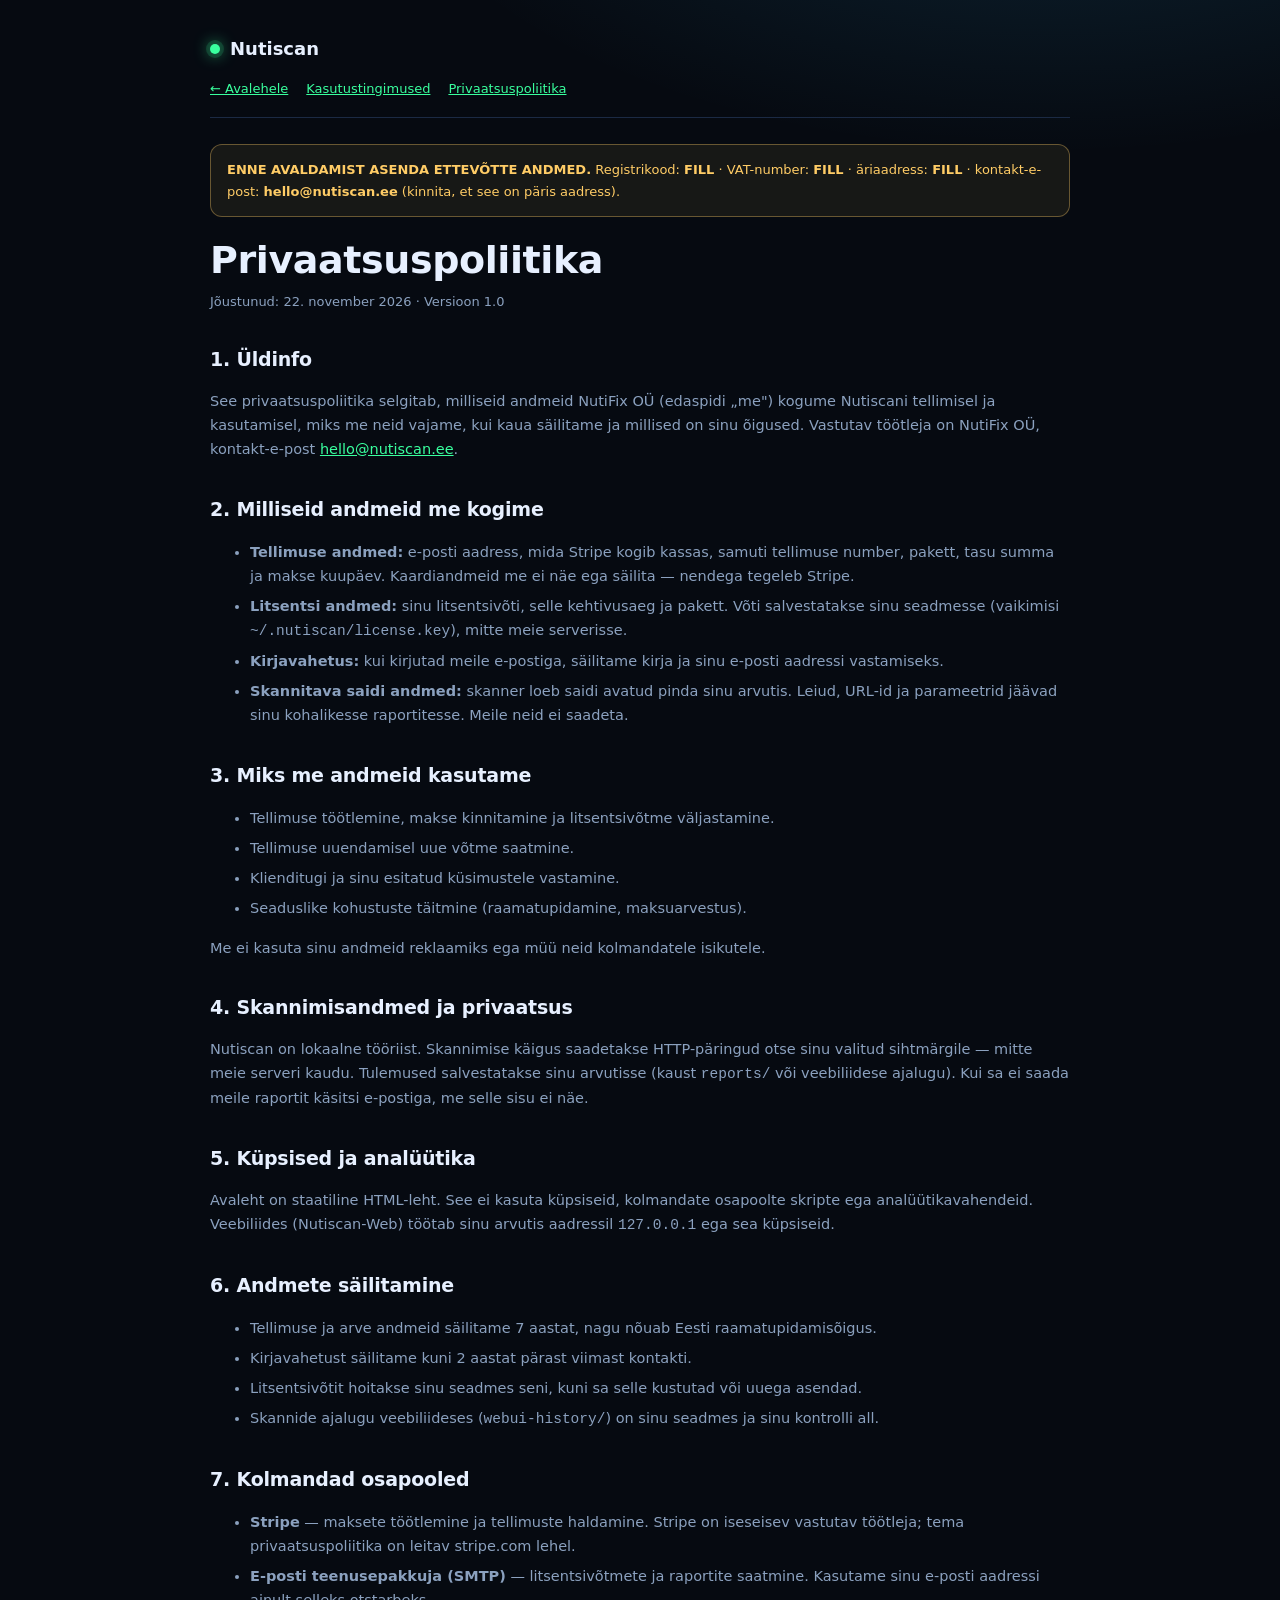
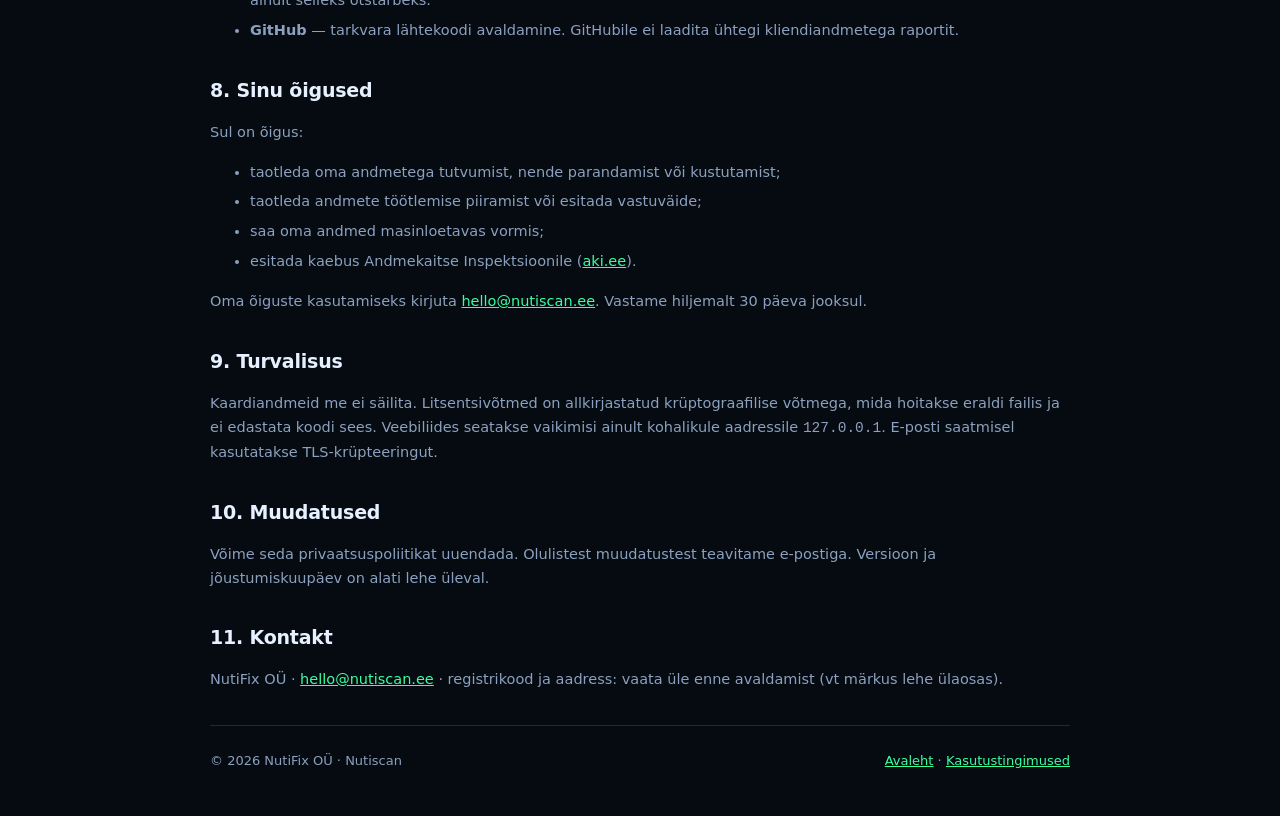
<file: docs/privacy.html>
<!DOCTYPE html>
<html lang="et">
<head>
<meta charset="utf-8"/>
<meta name="viewport" content="width=device-width, initial-scale=1"/>
<title>Nutiscan — privaatsuspoliitika</title>
<link rel="stylesheet" href="legal.css"/>
</head>
<body>
<div class="wrap">
<header>
  <div class="brand"><span class="dot"></span>Nutiscan</div>
  <nav>
    <a href="index.html">← Avalehele</a>
    <a href="terms.html">Kasutustingimused</a>
    <a href="privacy.html">Privaatsuspoliitika</a>
  </nav>
</header>

<div class="fill">
  <b>ENNE AVALDAMIST ASENDA ETTEVÕTTE ANDMED.</b>
  Registrikood: <b>FILL</b> · VAT-number: <b>FILL</b> · äriaadress: <b>FILL</b> ·
  kontakt-e-post: <b>hello@nutiscan.ee</b> (kinnita, et see on päris aadress).
</div>

<h1>Privaatsuspoliitika</h1>
<p class="updated">Jõustunud: 22. november 2026 · Versioon 1.0</p>

<section class="doc">
<h2>1. Üldinfo</h2>
<p>See privaatsuspoliitika selgitab, milliseid andmeid NutiFix OÜ (edaspidi „me") kogume Nutiscani tellimisel ja kasutamisel, miks me neid vajame, kui kaua säilitame ja millised on sinu õigused. Vastutav töötleja on NutiFix OÜ, kontakt-e-post <a href="mailto:hello@nutiscan.ee">hello@nutiscan.ee</a>.</p>

<h2>2. Milliseid andmeid me kogime</h2>
<ul>
  <li><b>Tellimuse andmed:</b> e-posti aadress, mida Stripe kogib kassas, samuti tellimuse number, pakett, tasu summa ja makse kuupäev. Kaardiandmeid me ei näe ega säilita — nendega tegeleb Stripe.</li>
  <li><b>Litsentsi andmed:</b> sinu litsentsivõti, selle kehtivusaeg ja pakett. Võti salvestatakse sinu seadmesse (vaikimisi <code>~/.nutiscan/license.key</code>), mitte meie serverisse.</li>
  <li><b>Kirjavahetus:</b> kui kirjutad meile e-postiga, säilitame kirja ja sinu e-posti aadressi vastamiseks.</li>
  <li><b>Skannitava saidi andmed:</b> skanner loeb saidi avatud pinda sinu arvutis. Leiud, URL-id ja parameetrid jäävad sinu kohalikesse raportitesse. Meile neid ei saadeta.</li>
</ul>

<h2>3. Miks me andmeid kasutame</h2>
<ul>
  <li>Tellimuse töötlemine, makse kinnitamine ja litsentsivõtme väljastamine.</li>
  <li>Tellimuse uuendamisel uue võtme saatmine.</li>
  <li>Klienditugi ja sinu esitatud küsimustele vastamine.</li>
  <li>Seaduslike kohustuste täitmine (raamatupidamine, maksuarvestus).</li>
</ul>
<p>Me ei kasuta sinu andmeid reklaamiks ega müü neid kolmandatele isikutele.</p>

<h2>4. Skannimisandmed ja privaatsus</h2>
<p>Nutiscan on lokaalne tööriist. Skannimise käigus saadetakse HTTP-päringud otse sinu valitud sihtmärgile — mitte meie serveri kaudu. Tulemused salvestatakse sinu arvutisse (kaust <code>reports/</code> või veebiliidese ajalugu). Kui sa ei saada meile raportit käsitsi e-postiga, me selle sisu ei näe.</p>

<h2>5. Küpsised ja analüütika</h2>
<p>Avaleht on staatiline HTML-leht. See ei kasuta küpsiseid, kolmandate osapoolte skripte ega analüütikavahendeid. Veebiliides (Nutiscan-Web) töötab sinu arvutis aadressil <code>127.0.0.1</code> ega sea küpsiseid.</p>

<h2>6. Andmete säilitamine</h2>
<ul>
  <li>Tellimuse ja arve andmeid säilitame 7 aastat, nagu nõuab Eesti raamatupidamisõigus.</li>
  <li>Kirjavahetust säilitame kuni 2 aastat pärast viimast kontakti.</li>
  <li>Litsentsivõtit hoitakse sinu seadmes seni, kuni sa selle kustutad või uuega asendad.</li>
  <li>Skannide ajalugu veebiliideses (<code>webui-history/</code>) on sinu seadmes ja sinu kontrolli all.</li>
</ul>

<h2>7. Kolmandad osapooled</h2>
<ul>
  <li><b>Stripe</b> — maksete töötlemine ja tellimuste haldamine. Stripe on iseseisev vastutav töötleja; tema privaatsuspoliitika on leitav stripe.com lehel.</li>
  <li><b>E-posti teenusepakkuja (SMTP)</b> — litsentsivõtmete ja raportite saatmine. Kasutame sinu e-posti aadressi ainult selleks otstarbeks.</li>
  <li><b>GitHub</b> — tarkvara lähtekoodi avaldamine. GitHubile ei laadita ühtegi kliendiandmetega raportit.</li>
</ul>

<h2>8. Sinu õigused</h2>
<p>Sul on õigus:</p>
<ul>
  <li>taotleda oma andmetega tutvumist, nende parandamist või kustutamist;</li>
  <li>taotleda andmete töötlemise piiramist või esitada vastuväide;</li>
  <li>saa oma andmed masinloetavas vormis;</li>
  <li>esitada kaebus Andmekaitse Inspektsioonile (<a href="https://www.aki.ee">aki.ee</a>).</li>
</ul>
<p>Oma õiguste kasutamiseks kirjuta <a href="mailto:hello@nutiscan.ee">hello@nutiscan.ee</a>. Vastame hiljemalt 30 päeva jooksul.</p>

<h2>9. Turvalisus</h2>
<p>Kaardiandmeid me ei säilita. Litsentsivõtmed on allkirjastatud krüptograafilise võtmega, mida hoitakse eraldi failis ja ei edastata koodi sees. Veebiliides seatakse vaikimisi ainult kohalikule aadressile <code>127.0.0.1</code>. E-posti saatmisel kasutatakse TLS-krüpteeringut.</p>

<h2>10. Muudatused</h2>
<p>Võime seda privaatsuspoliitikat uuendada. Olulistest muudatustest teavitame e-postiga. Versioon ja jõustumiskuupäev on alati lehe üleval.</p>

<h2>11. Kontakt</h2>
<p>NutiFix OÜ · <a href="mailto:hello@nutiscan.ee">hello@nutiscan.ee</a> · registrikood ja aadress: vaata üle enne avaldamist (vt märkus lehe ülaosas).</p>
</section>

<footer>
  <span>© 2026 NutiFix OÜ · Nutiscan</span>
  <span><a href="index.html">Avaleht</a> · <a href="terms.html">Kasutustingimused</a></span>
</footer>
</div>
</body>
</html>
</file>
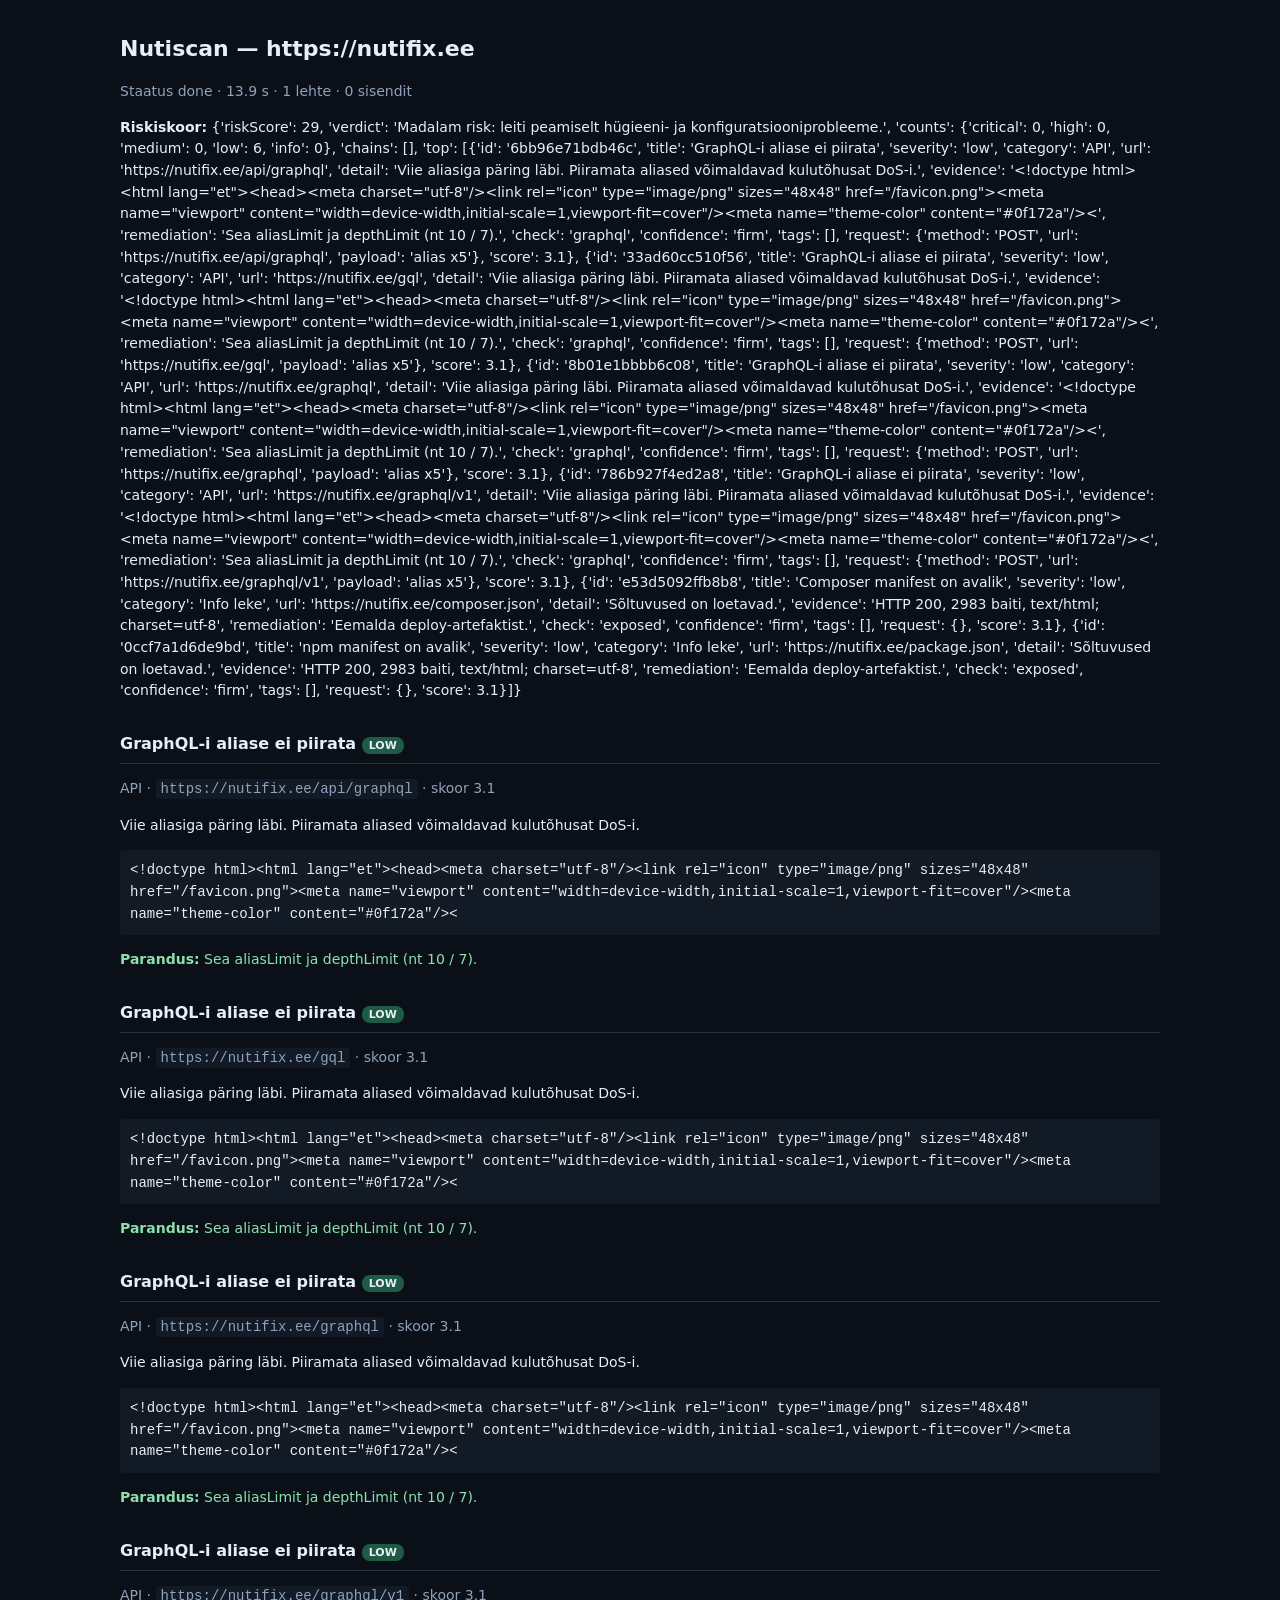
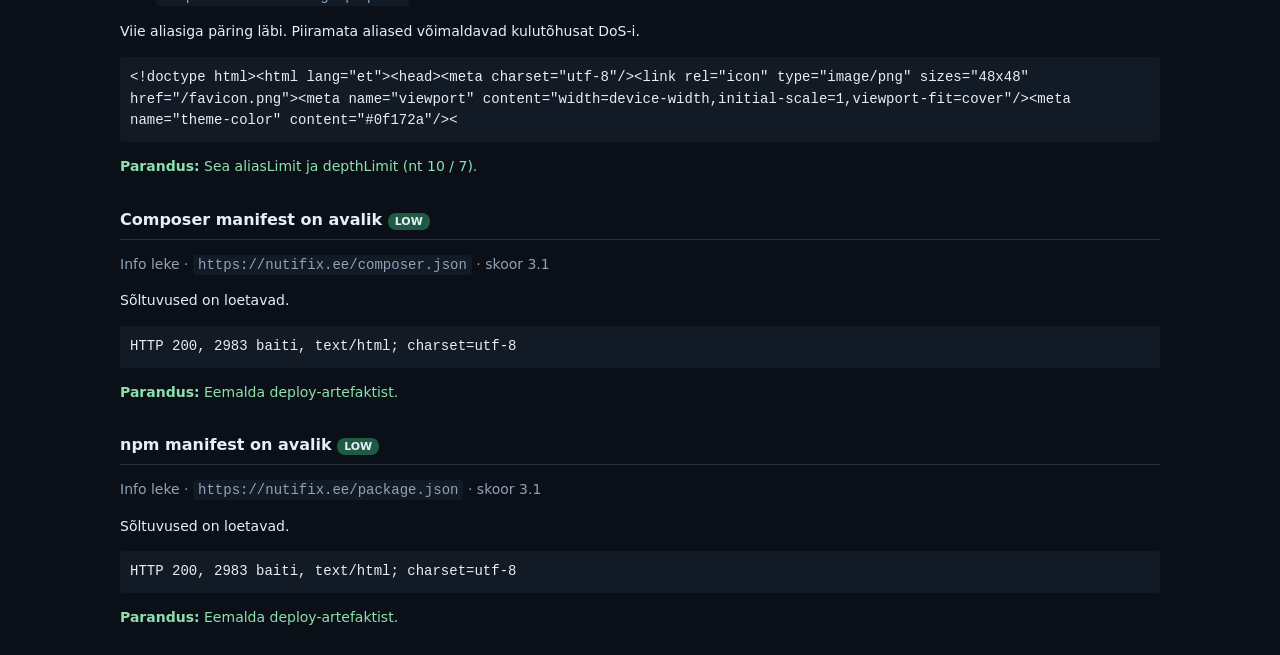
<file: docs/sample-report.html>
<!DOCTYPE html><html lang="et"><head><meta charset="utf-8">
<meta name="viewport" content="width=device-width,initial-scale=1">
<title>Nutiscan — https://nutifix.ee</title>
<style>
body{font:14px/1.55 system-ui,sans-serif;max-width:1040px;margin:32px auto;padding:0 16px;color:#e7eef7;background:#0b1018}
h1{font-size:22px}h2{font-size:16px;margin-top:30px;border-bottom:1px solid #263242;padding-bottom:6px}
.sev{font-size:11px;text-transform:uppercase;padding:2px 7px;border-radius:8px}
.critical{background:#771a2c}.high{background:#8a4214}.medium{background:#776114}.low{background:#1f5a44}.info{background:#334055}
code,pre{font-family:Consolas,monospace;background:#121a26;border-radius:4px;padding:2px 5px}
pre{padding:10px;white-space:pre-wrap;overflow:auto}.muted{color:#8fa2ba}.fix{color:#8ce0ad}
</style></head><body>
<h1>Nutiscan — https://nutifix.ee</h1>
<p class="muted">Staatus done · 13.9 s · 1 lehte · 0 sisendit</p>
<p><b>Riskiskoor:</b> {&#x27;riskScore&#x27;: 29, &#x27;verdict&#x27;: &#x27;Madalam risk: leiti peamiselt hügieeni- ja konfiguratsiooniprobleeme.&#x27;, &#x27;counts&#x27;: {&#x27;critical&#x27;: 0, &#x27;high&#x27;: 0, &#x27;medium&#x27;: 0, &#x27;low&#x27;: 6, &#x27;info&#x27;: 0}, &#x27;chains&#x27;: [], &#x27;top&#x27;: [{&#x27;id&#x27;: &#x27;6bb96e71bdb46c&#x27;, &#x27;title&#x27;: &#x27;GraphQL-i aliase ei piirata&#x27;, &#x27;severity&#x27;: &#x27;low&#x27;, &#x27;category&#x27;: &#x27;API&#x27;, &#x27;url&#x27;: &#x27;https://nutifix.ee/api/graphql&#x27;, &#x27;detail&#x27;: &#x27;Viie aliasiga päring läbi. Piiramata aliased võimaldavad kulutõhusat DoS-i.&#x27;, &#x27;evidence&#x27;: &#x27;&lt;!doctype html&gt;&lt;html lang=&quot;et&quot;&gt;&lt;head&gt;&lt;meta charset=&quot;utf-8&quot;/&gt;&lt;link rel=&quot;icon&quot; type=&quot;image/png&quot; sizes=&quot;48x48&quot; href=&quot;/favicon.png&quot;&gt;&lt;meta name=&quot;viewport&quot; content=&quot;width=device-width,initial-scale=1,viewport-fit=cover&quot;/&gt;&lt;meta name=&quot;theme-color&quot; content=&quot;#0f172a&quot;/&gt;&lt;&#x27;, &#x27;remediation&#x27;: &#x27;Sea aliasLimit ja depthLimit (nt 10 / 7).&#x27;, &#x27;check&#x27;: &#x27;graphql&#x27;, &#x27;confidence&#x27;: &#x27;firm&#x27;, &#x27;tags&#x27;: [], &#x27;request&#x27;: {&#x27;method&#x27;: &#x27;POST&#x27;, &#x27;url&#x27;: &#x27;https://nutifix.ee/api/graphql&#x27;, &#x27;payload&#x27;: &#x27;alias x5&#x27;}, &#x27;score&#x27;: 3.1}, {&#x27;id&#x27;: &#x27;33ad60cc510f56&#x27;, &#x27;title&#x27;: &#x27;GraphQL-i aliase ei piirata&#x27;, &#x27;severity&#x27;: &#x27;low&#x27;, &#x27;category&#x27;: &#x27;API&#x27;, &#x27;url&#x27;: &#x27;https://nutifix.ee/gql&#x27;, &#x27;detail&#x27;: &#x27;Viie aliasiga päring läbi. Piiramata aliased võimaldavad kulutõhusat DoS-i.&#x27;, &#x27;evidence&#x27;: &#x27;&lt;!doctype html&gt;&lt;html lang=&quot;et&quot;&gt;&lt;head&gt;&lt;meta charset=&quot;utf-8&quot;/&gt;&lt;link rel=&quot;icon&quot; type=&quot;image/png&quot; sizes=&quot;48x48&quot; href=&quot;/favicon.png&quot;&gt;&lt;meta name=&quot;viewport&quot; content=&quot;width=device-width,initial-scale=1,viewport-fit=cover&quot;/&gt;&lt;meta name=&quot;theme-color&quot; content=&quot;#0f172a&quot;/&gt;&lt;&#x27;, &#x27;remediation&#x27;: &#x27;Sea aliasLimit ja depthLimit (nt 10 / 7).&#x27;, &#x27;check&#x27;: &#x27;graphql&#x27;, &#x27;confidence&#x27;: &#x27;firm&#x27;, &#x27;tags&#x27;: [], &#x27;request&#x27;: {&#x27;method&#x27;: &#x27;POST&#x27;, &#x27;url&#x27;: &#x27;https://nutifix.ee/gql&#x27;, &#x27;payload&#x27;: &#x27;alias x5&#x27;}, &#x27;score&#x27;: 3.1}, {&#x27;id&#x27;: &#x27;8b01e1bbbb6c08&#x27;, &#x27;title&#x27;: &#x27;GraphQL-i aliase ei piirata&#x27;, &#x27;severity&#x27;: &#x27;low&#x27;, &#x27;category&#x27;: &#x27;API&#x27;, &#x27;url&#x27;: &#x27;https://nutifix.ee/graphql&#x27;, &#x27;detail&#x27;: &#x27;Viie aliasiga päring läbi. Piiramata aliased võimaldavad kulutõhusat DoS-i.&#x27;, &#x27;evidence&#x27;: &#x27;&lt;!doctype html&gt;&lt;html lang=&quot;et&quot;&gt;&lt;head&gt;&lt;meta charset=&quot;utf-8&quot;/&gt;&lt;link rel=&quot;icon&quot; type=&quot;image/png&quot; sizes=&quot;48x48&quot; href=&quot;/favicon.png&quot;&gt;&lt;meta name=&quot;viewport&quot; content=&quot;width=device-width,initial-scale=1,viewport-fit=cover&quot;/&gt;&lt;meta name=&quot;theme-color&quot; content=&quot;#0f172a&quot;/&gt;&lt;&#x27;, &#x27;remediation&#x27;: &#x27;Sea aliasLimit ja depthLimit (nt 10 / 7).&#x27;, &#x27;check&#x27;: &#x27;graphql&#x27;, &#x27;confidence&#x27;: &#x27;firm&#x27;, &#x27;tags&#x27;: [], &#x27;request&#x27;: {&#x27;method&#x27;: &#x27;POST&#x27;, &#x27;url&#x27;: &#x27;https://nutifix.ee/graphql&#x27;, &#x27;payload&#x27;: &#x27;alias x5&#x27;}, &#x27;score&#x27;: 3.1}, {&#x27;id&#x27;: &#x27;786b927f4ed2a8&#x27;, &#x27;title&#x27;: &#x27;GraphQL-i aliase ei piirata&#x27;, &#x27;severity&#x27;: &#x27;low&#x27;, &#x27;category&#x27;: &#x27;API&#x27;, &#x27;url&#x27;: &#x27;https://nutifix.ee/graphql/v1&#x27;, &#x27;detail&#x27;: &#x27;Viie aliasiga päring läbi. Piiramata aliased võimaldavad kulutõhusat DoS-i.&#x27;, &#x27;evidence&#x27;: &#x27;&lt;!doctype html&gt;&lt;html lang=&quot;et&quot;&gt;&lt;head&gt;&lt;meta charset=&quot;utf-8&quot;/&gt;&lt;link rel=&quot;icon&quot; type=&quot;image/png&quot; sizes=&quot;48x48&quot; href=&quot;/favicon.png&quot;&gt;&lt;meta name=&quot;viewport&quot; content=&quot;width=device-width,initial-scale=1,viewport-fit=cover&quot;/&gt;&lt;meta name=&quot;theme-color&quot; content=&quot;#0f172a&quot;/&gt;&lt;&#x27;, &#x27;remediation&#x27;: &#x27;Sea aliasLimit ja depthLimit (nt 10 / 7).&#x27;, &#x27;check&#x27;: &#x27;graphql&#x27;, &#x27;confidence&#x27;: &#x27;firm&#x27;, &#x27;tags&#x27;: [], &#x27;request&#x27;: {&#x27;method&#x27;: &#x27;POST&#x27;, &#x27;url&#x27;: &#x27;https://nutifix.ee/graphql/v1&#x27;, &#x27;payload&#x27;: &#x27;alias x5&#x27;}, &#x27;score&#x27;: 3.1}, {&#x27;id&#x27;: &#x27;e53d5092ffb8b8&#x27;, &#x27;title&#x27;: &#x27;Composer manifest on avalik&#x27;, &#x27;severity&#x27;: &#x27;low&#x27;, &#x27;category&#x27;: &#x27;Info leke&#x27;, &#x27;url&#x27;: &#x27;https://nutifix.ee/composer.json&#x27;, &#x27;detail&#x27;: &#x27;Sõltuvused on loetavad.&#x27;, &#x27;evidence&#x27;: &#x27;HTTP 200, 2983 baiti, text/html; charset=utf-8&#x27;, &#x27;remediation&#x27;: &#x27;Eemalda deploy-artefaktist.&#x27;, &#x27;check&#x27;: &#x27;exposed&#x27;, &#x27;confidence&#x27;: &#x27;firm&#x27;, &#x27;tags&#x27;: [], &#x27;request&#x27;: {}, &#x27;score&#x27;: 3.1}, {&#x27;id&#x27;: &#x27;0ccf7a1d6de9bd&#x27;, &#x27;title&#x27;: &#x27;npm manifest on avalik&#x27;, &#x27;severity&#x27;: &#x27;low&#x27;, &#x27;category&#x27;: &#x27;Info leke&#x27;, &#x27;url&#x27;: &#x27;https://nutifix.ee/package.json&#x27;, &#x27;detail&#x27;: &#x27;Sõltuvused on loetavad.&#x27;, &#x27;evidence&#x27;: &#x27;HTTP 200, 2983 baiti, text/html; charset=utf-8&#x27;, &#x27;remediation&#x27;: &#x27;Eemalda deploy-artefaktist.&#x27;, &#x27;check&#x27;: &#x27;exposed&#x27;, &#x27;confidence&#x27;: &#x27;firm&#x27;, &#x27;tags&#x27;: [], &#x27;request&#x27;: {}, &#x27;score&#x27;: 3.1}]}</p>
<h2>GraphQL-i aliase ei piirata <span class="sev low">low</span></h2>
<p class="muted">API · <code>https://nutifix.ee/api/graphql</code> · skoor 3.1</p>
<p>Viie aliasiga päring läbi. Piiramata aliased võimaldavad kulutõhusat DoS-i.</p>
<pre>&lt;!doctype html&gt;&lt;html lang=&quot;et&quot;&gt;&lt;head&gt;&lt;meta charset=&quot;utf-8&quot;/&gt;&lt;link rel=&quot;icon&quot; type=&quot;image/png&quot; sizes=&quot;48x48&quot; href=&quot;/favicon.png&quot;&gt;&lt;meta name=&quot;viewport&quot; content=&quot;width=device-width,initial-scale=1,viewport-fit=cover&quot;/&gt;&lt;meta name=&quot;theme-color&quot; content=&quot;#0f172a&quot;/&gt;&lt;</pre>
<p class="fix"><b>Parandus:</b> Sea aliasLimit ja depthLimit (nt 10 / 7).</p>
<h2>GraphQL-i aliase ei piirata <span class="sev low">low</span></h2>
<p class="muted">API · <code>https://nutifix.ee/gql</code> · skoor 3.1</p>
<p>Viie aliasiga päring läbi. Piiramata aliased võimaldavad kulutõhusat DoS-i.</p>
<pre>&lt;!doctype html&gt;&lt;html lang=&quot;et&quot;&gt;&lt;head&gt;&lt;meta charset=&quot;utf-8&quot;/&gt;&lt;link rel=&quot;icon&quot; type=&quot;image/png&quot; sizes=&quot;48x48&quot; href=&quot;/favicon.png&quot;&gt;&lt;meta name=&quot;viewport&quot; content=&quot;width=device-width,initial-scale=1,viewport-fit=cover&quot;/&gt;&lt;meta name=&quot;theme-color&quot; content=&quot;#0f172a&quot;/&gt;&lt;</pre>
<p class="fix"><b>Parandus:</b> Sea aliasLimit ja depthLimit (nt 10 / 7).</p>
<h2>GraphQL-i aliase ei piirata <span class="sev low">low</span></h2>
<p class="muted">API · <code>https://nutifix.ee/graphql</code> · skoor 3.1</p>
<p>Viie aliasiga päring läbi. Piiramata aliased võimaldavad kulutõhusat DoS-i.</p>
<pre>&lt;!doctype html&gt;&lt;html lang=&quot;et&quot;&gt;&lt;head&gt;&lt;meta charset=&quot;utf-8&quot;/&gt;&lt;link rel=&quot;icon&quot; type=&quot;image/png&quot; sizes=&quot;48x48&quot; href=&quot;/favicon.png&quot;&gt;&lt;meta name=&quot;viewport&quot; content=&quot;width=device-width,initial-scale=1,viewport-fit=cover&quot;/&gt;&lt;meta name=&quot;theme-color&quot; content=&quot;#0f172a&quot;/&gt;&lt;</pre>
<p class="fix"><b>Parandus:</b> Sea aliasLimit ja depthLimit (nt 10 / 7).</p>
<h2>GraphQL-i aliase ei piirata <span class="sev low">low</span></h2>
<p class="muted">API · <code>https://nutifix.ee/graphql/v1</code> · skoor 3.1</p>
<p>Viie aliasiga päring läbi. Piiramata aliased võimaldavad kulutõhusat DoS-i.</p>
<pre>&lt;!doctype html&gt;&lt;html lang=&quot;et&quot;&gt;&lt;head&gt;&lt;meta charset=&quot;utf-8&quot;/&gt;&lt;link rel=&quot;icon&quot; type=&quot;image/png&quot; sizes=&quot;48x48&quot; href=&quot;/favicon.png&quot;&gt;&lt;meta name=&quot;viewport&quot; content=&quot;width=device-width,initial-scale=1,viewport-fit=cover&quot;/&gt;&lt;meta name=&quot;theme-color&quot; content=&quot;#0f172a&quot;/&gt;&lt;</pre>
<p class="fix"><b>Parandus:</b> Sea aliasLimit ja depthLimit (nt 10 / 7).</p>
<h2>Composer manifest on avalik <span class="sev low">low</span></h2>
<p class="muted">Info leke · <code>https://nutifix.ee/composer.json</code> · skoor 3.1</p>
<p>Sõltuvused on loetavad.</p>
<pre>HTTP 200, 2983 baiti, text/html; charset=utf-8</pre>
<p class="fix"><b>Parandus:</b> Eemalda deploy-artefaktist.</p>
<h2>npm manifest on avalik <span class="sev low">low</span></h2>
<p class="muted">Info leke · <code>https://nutifix.ee/package.json</code> · skoor 3.1</p>
<p>Sõltuvused on loetavad.</p>
<pre>HTTP 200, 2983 baiti, text/html; charset=utf-8</pre>
<p class="fix"><b>Parandus:</b> Eemalda deploy-artefaktist.</p>
</body></html>
</file>
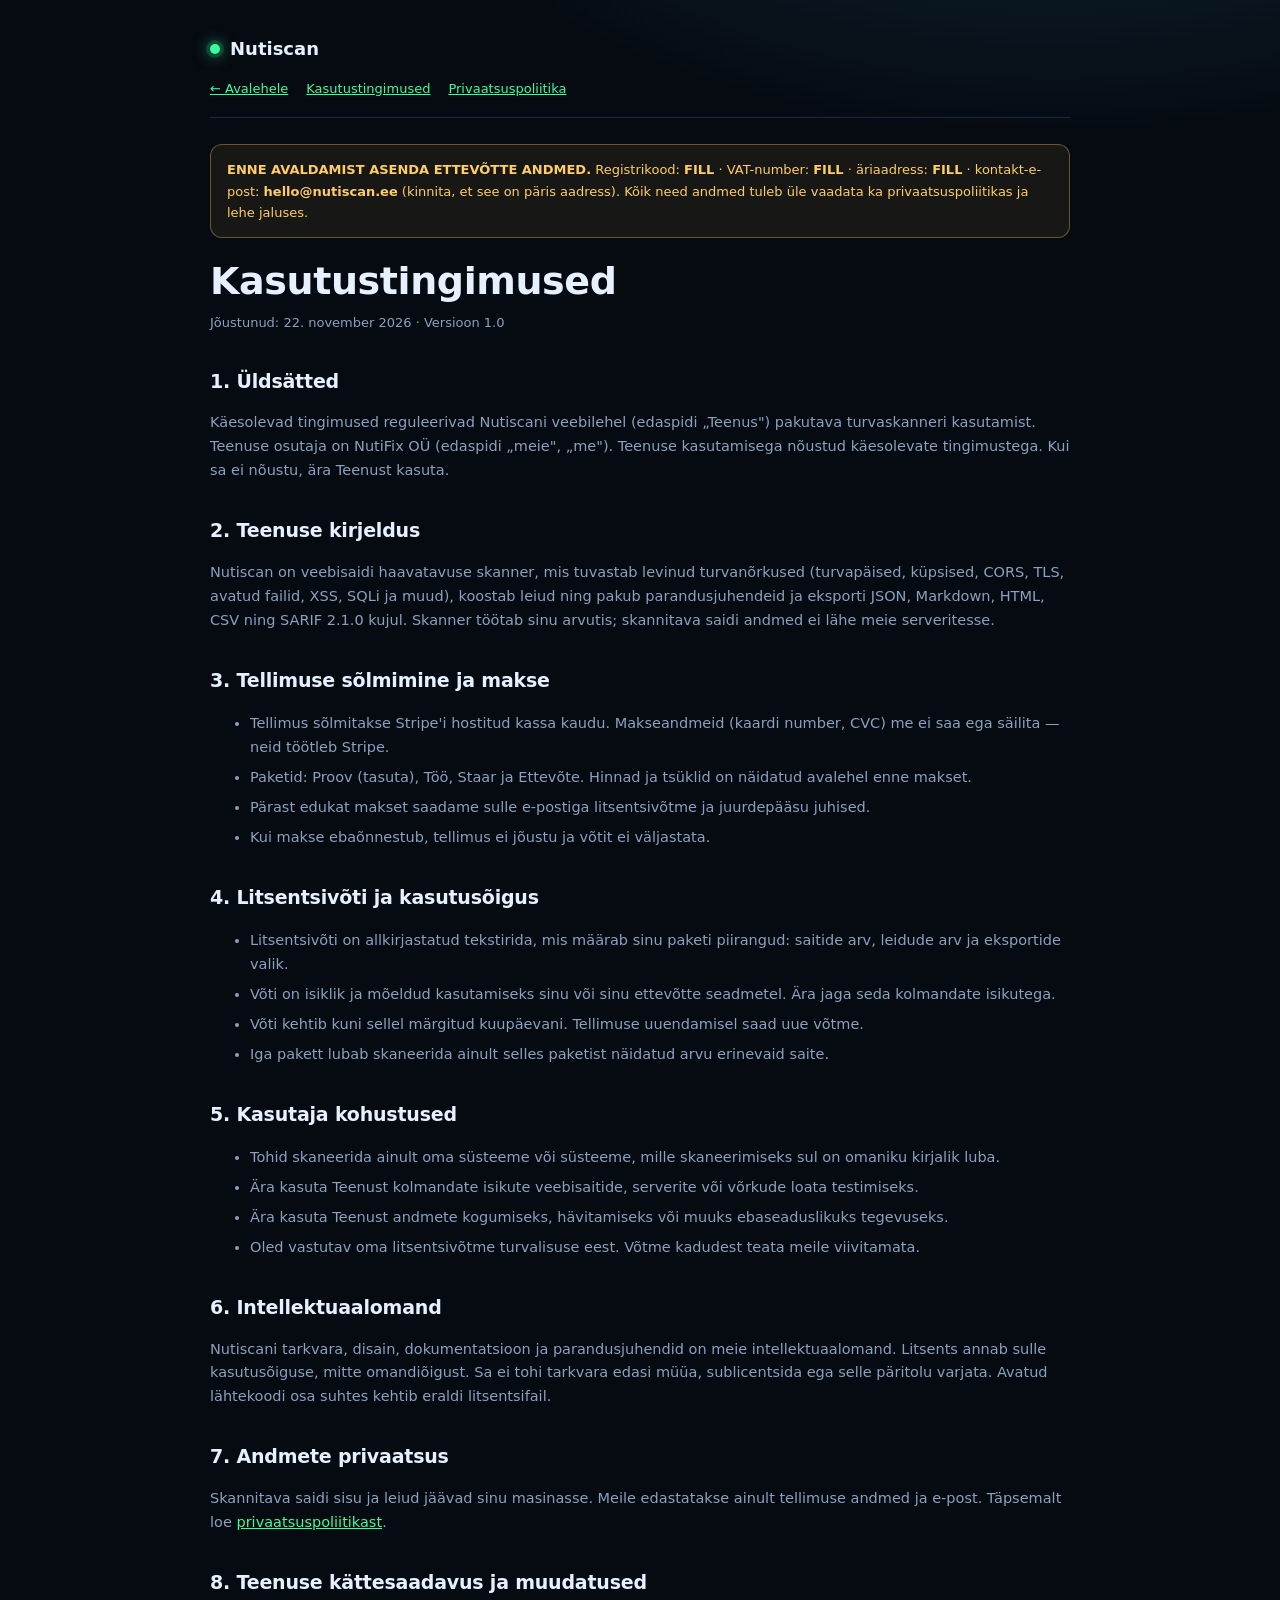
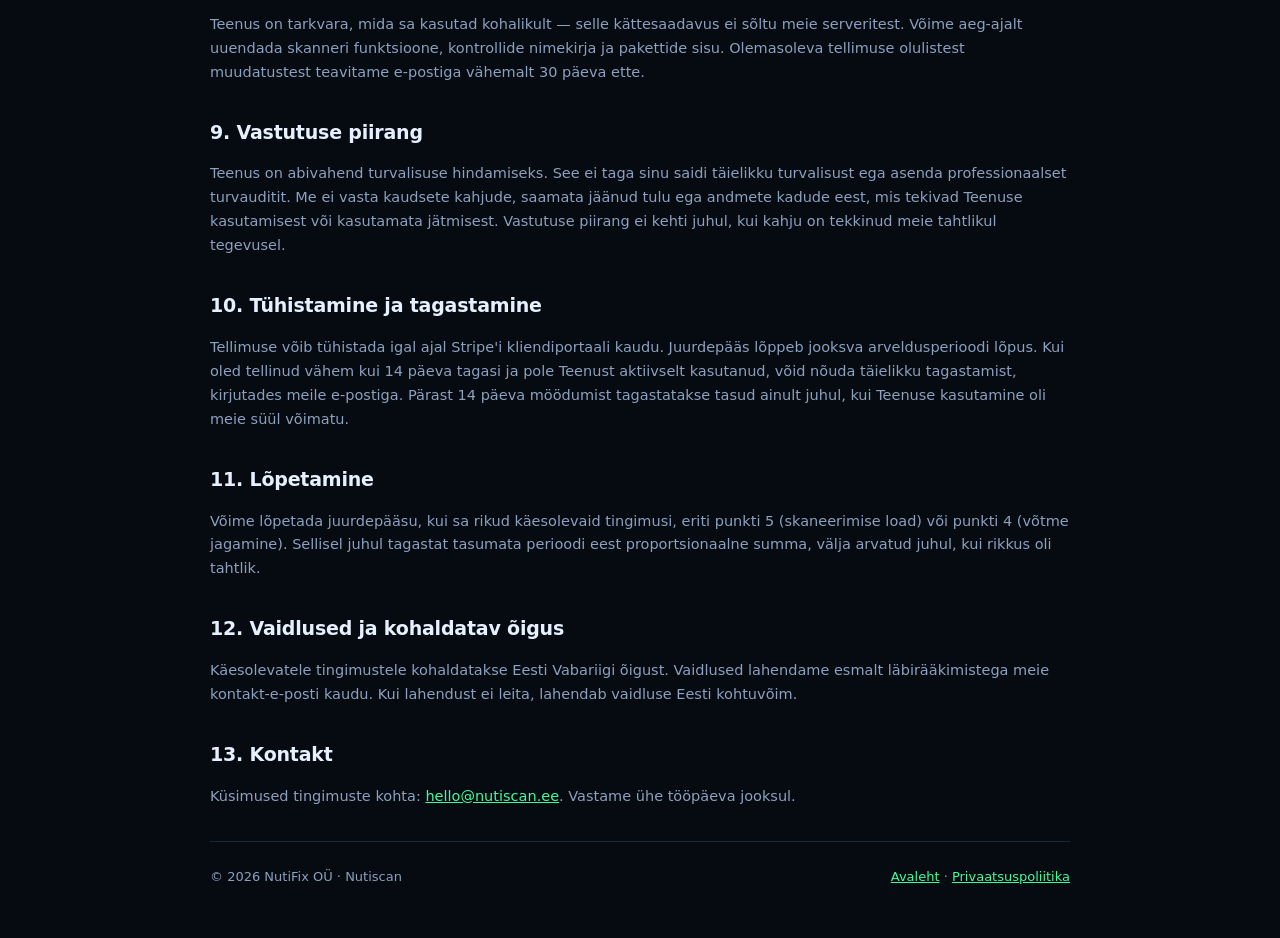
<file: docs/terms.html>
<!DOCTYPE html>
<html lang="et">
<head>
<meta charset="utf-8"/>
<meta name="viewport" content="width=device-width, initial-scale=1"/>
<title>Nutiscan — kasutustingimused</title>
<link rel="stylesheet" href="legal.css"/>
</head>
<body>
<div class="wrap">
<header>
  <div class="brand"><span class="dot"></span>Nutiscan</div>
  <nav>
    <a href="index.html">← Avalehele</a>
    <a href="terms.html">Kasutustingimused</a>
    <a href="privacy.html">Privaatsuspoliitika</a>
  </nav>
</header>

<div class="fill">
  <b>ENNE AVALDAMIST ASENDA ETTEVÕTTE ANDMED.</b>
  Registrikood: <b>FILL</b> · VAT-number: <b>FILL</b> · äriaadress: <b>FILL</b> ·
  kontakt-e-post: <b>hello@nutiscan.ee</b> (kinnita, et see on päris aadress).
  Kõik need andmed tuleb üle vaadata ka privaatsuspoliitikas ja lehe jaluses.
</div>

<h1>Kasutustingimused</h1>
<p class="updated">Jõustunud: 22. november 2026 · Versioon 1.0</p>

<section class="doc">
<h2>1. Üldsätted</h2>
<p>Käesolevad tingimused reguleerivad Nutiscani veebilehel (edaspidi „Teenus") pakutava turvaskanneri kasutamist. Teenuse osutaja on NutiFix OÜ (edaspidi „meie", „me"). Teenuse kasutamisega nõustud käesolevate tingimustega. Kui sa ei nõustu, ära Teenust kasuta.</p>

<h2>2. Teenuse kirjeldus</h2>
<p>Nutiscan on veebisaidi haavatavuse skanner, mis tuvastab levinud turvanõrkused (turvapäised, küpsised, CORS, TLS, avatud failid, XSS, SQLi ja muud), koostab leiud ning pakub parandusjuhendeid ja eksporti JSON, Markdown, HTML, CSV ning SARIF 2.1.0 kujul. Skanner töötab sinu arvutis; skannitava saidi andmed ei lähe meie serveritesse.</p>

<h2>3. Tellimuse sõlmimine ja makse</h2>
<ul>
  <li>Tellimus sõlmitakse Stripe'i hostitud kassa kaudu. Makseandmeid (kaardi number, CVC) me ei saa ega säilita — neid töötleb Stripe.</li>
  <li>Paketid: Proov (tasuta), Töö, Staar ja Ettevõte. Hinnad ja tsüklid on näidatud avalehel enne makset.</li>
  <li>Pärast edukat makset saadame sulle e-postiga litsentsivõtme ja juurdepääsu juhised.</li>
  <li>Kui makse ebaõnnestub, tellimus ei jõustu ja võtit ei väljastata.</li>
</ul>

<h2>4. Litsentsivõti ja kasutusõigus</h2>
<ul>
  <li>Litsentsivõti on allkirjastatud tekstirida, mis määrab sinu paketi piirangud: saitide arv, leidude arv ja eksportide valik.</li>
  <li>Võti on isiklik ja mõeldud kasutamiseks sinu või sinu ettevõtte seadmetel. Ära jaga seda kolmandate isikutega.</li>
  <li>Võti kehtib kuni sellel märgitud kuupäevani. Tellimuse uuendamisel saad uue võtme.</li>
  <li>Iga pakett lubab skaneerida ainult selles paketist näidatud arvu erinevaid saite.</li>
</ul>

<h2>5. Kasutaja kohustused</h2>
<ul>
  <li>Tohid skaneerida ainult oma süsteeme või süsteeme, mille skaneerimiseks sul on omaniku kirjalik luba.</li>
  <li>Ära kasuta Teenust kolmandate isikute veebisaitide, serverite või võrkude loata testimiseks.</li>
  <li>Ära kasuta Teenust andmete kogumiseks, hävitamiseks või muuks ebaseaduslikuks tegevuseks.</li>
  <li>Oled vastutav oma litsentsivõtme turvalisuse eest. Võtme kadudest teata meile viivitamata.</li>
</ul>

<h2>6. Intellektuaalomand</h2>
<p>Nutiscani tarkvara, disain, dokumentatsioon ja parandusjuhendid on meie intellektuaalomand. Litsents annab sulle kasutusõiguse, mitte omandiõigust. Sa ei tohi tarkvara edasi müüa, sublicentsida ega selle päritolu varjata. Avatud lähtekoodi osa suhtes kehtib eraldi litsentsifail.</p>

<h2>7. Andmete privaatsus</h2>
<p>Skannitava saidi sisu ja leiud jäävad sinu masinasse. Meile edastatakse ainult tellimuse andmed ja e-post. Täpsemalt loe <a href="privacy.html">privaatsuspoliitikast</a>.</p>

<h2>8. Teenuse kättesaadavus ja muudatused</h2>
<p>Teenus on tarkvara, mida sa kasutad kohalikult — selle kättesaadavus ei sõltu meie serveritest. Võime aeg-ajalt uuendada skanneri funktsioone, kontrollide nimekirja ja pakettide sisu. Olemasoleva tellimuse olulistest muudatustest teavitame e-postiga vähemalt 30 päeva ette.</p>

<h2>9. Vastutuse piirang</h2>
<p>Teenus on abivahend turvalisuse hindamiseks. See ei taga sinu saidi täielikku turvalisust ega asenda professionaalset turvauditit. Me ei vasta kaudsete kahjude, saamata jäänud tulu ega andmete kadude eest, mis tekivad Teenuse kasutamisest või kasutamata jätmisest. Vastutuse piirang ei kehti juhul, kui kahju on tekkinud meie tahtlikul tegevusel.</p>

<h2>10. Tühistamine ja tagastamine</h2>
<p>Tellimuse võib tühistada igal ajal Stripe'i kliendiportaali kaudu. Juurdepääs lõppeb jooksva arveldusperioodi lõpus. Kui oled tellinud vähem kui 14 päeva tagasi ja pole Teenust aktiivselt kasutanud, võid nõuda täielikku tagastamist, kirjutades meile e-postiga. Pärast 14 päeva möödumist tagastatakse tasud ainult juhul, kui Teenuse kasutamine oli meie süül võimatu.</p>

<h2>11. Lõpetamine</h2>
<p>Võime lõpetada juurdepääsu, kui sa rikud käesolevaid tingimusi, eriti punkti 5 (skaneerimise load) või punkti 4 (võtme jagamine). Sellisel juhul tagastat tasumata perioodi eest proportsionaalne summa, välja arvatud juhul, kui rikkus oli tahtlik.</p>

<h2>12. Vaidlused ja kohaldatav õigus</h2>
<p>Käesolevatele tingimustele kohaldatakse Eesti Vabariigi õigust. Vaidlused lahendame esmalt läbirääkimistega meie kontakt-e-posti kaudu. Kui lahendust ei leita, lahendab vaidluse Eesti kohtuvõim.</p>

<h2>13. Kontakt</h2>
<p>Küsimused tingimuste kohta: <a href="mailto:hello@nutiscan.ee">hello@nutiscan.ee</a>. Vastame ühe tööpäeva jooksul.</p>
</section>

<footer>
  <span>© 2026 NutiFix OÜ · Nutiscan</span>
  <span><a href="index.html">Avaleht</a> · <a href="privacy.html">Privaatsuspoliitika</a></span>
</footer>
</div>
</body>
</html>
</file>
<file: docs/legal.css>
:root{
  --bg:#060a11;--panel:rgba(14,22,38,.72);--line:#1b2a44;--text:#e7f0ff;
  --muted:#8ba1bf;--accent:#39ff9e;--accent2:#38bdf8;--warn:#ffcc66;--radius:16px;
  --sans:ui-sans-serif,system-ui,-apple-system,"Segoe UI",Roboto,Arial,sans-serif;
}
*{box-sizing:border-box}
html{scroll-behavior:smooth}
body{margin:0;font-family:var(--sans);color:var(--text);line-height:1.65;
  background:radial-gradient(1100px 560px at 82% -8%,rgba(56,189,248,.16),transparent 62%),var(--bg)}
a{color:var(--accent)}
.wrap{width:min(860px,92vw);margin:0 auto}
header{padding:34px 0 18px;border-bottom:1px solid var(--line);margin-bottom:26px}
.brand{display:flex;align-items:center;gap:10px;font-weight:700;font-size:18px}
.brand .dot{width:10px;height:10px;border-radius:50%;background:var(--accent);
  box-shadow:0 0 0 4px rgba(57,255,158,.14),0 0 16px var(--accent)}
nav{display:flex;gap:18px;margin-top:14px;font-size:13px;color:var(--muted);flex-wrap:wrap}
nav a:hover{color:var(--text)}
h1{font-size:clamp(26px,4vw,38px);line-height:1.15;margin:0 0 8px;letter-spacing:-.4px}
h2{font-size:19px;margin:32px 0 10px;letter-spacing:-.2px}
p,li{color:var(--muted);font-size:14.5px}
li{margin:6px 0}
.updated{color:var(--muted);font-size:13px;margin:0}
.fill{border:1px solid rgba(255,204,102,.35);background:rgba(255,204,102,.07);
  border-radius:12px;padding:14px 16px;margin:22px 0;font-size:13px;color:var(--warn)}
.fill b{color:var(--warn)}
section.doc{padding-bottom:18px}
footer{border-top:1px solid var(--line);padding:24px 0 50px;color:var(--muted);font-size:13px;
  display:flex;justify-content:space-between;gap:12px;flex-wrap:wrap}
</file>
